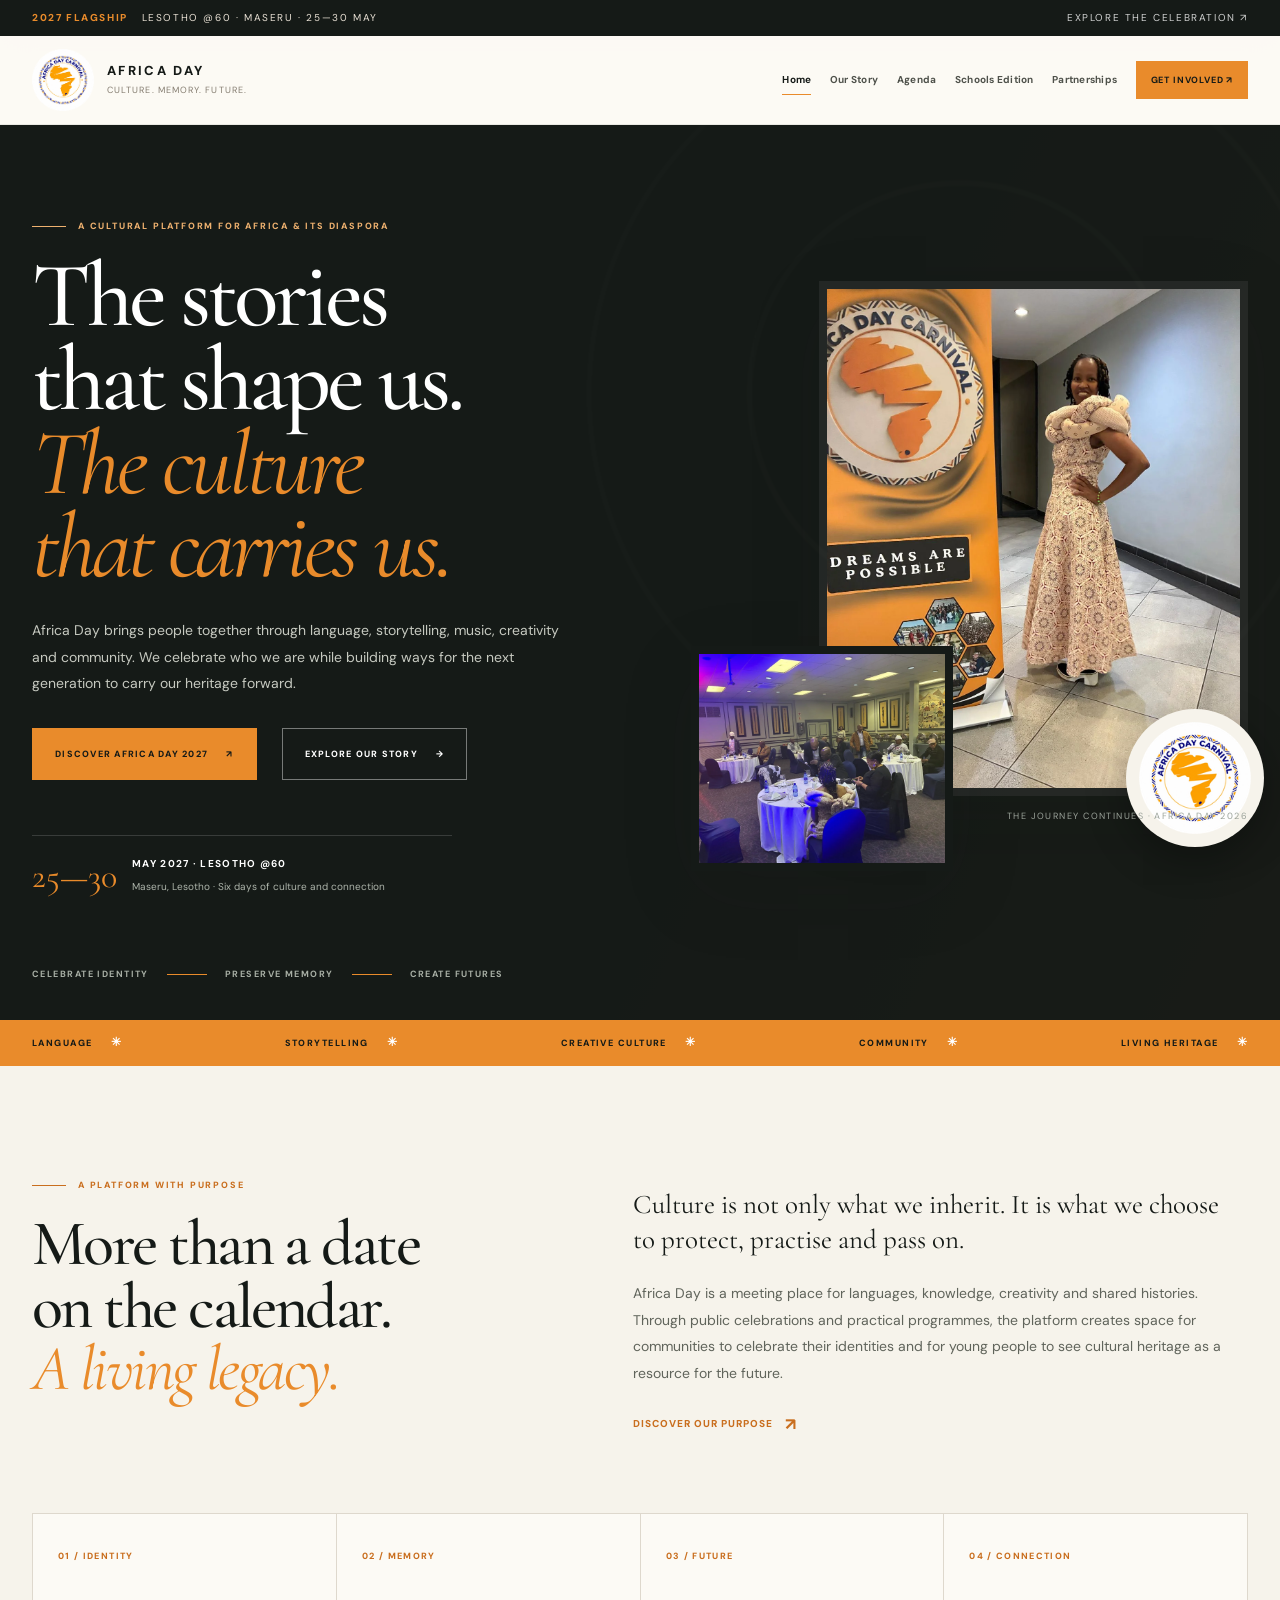
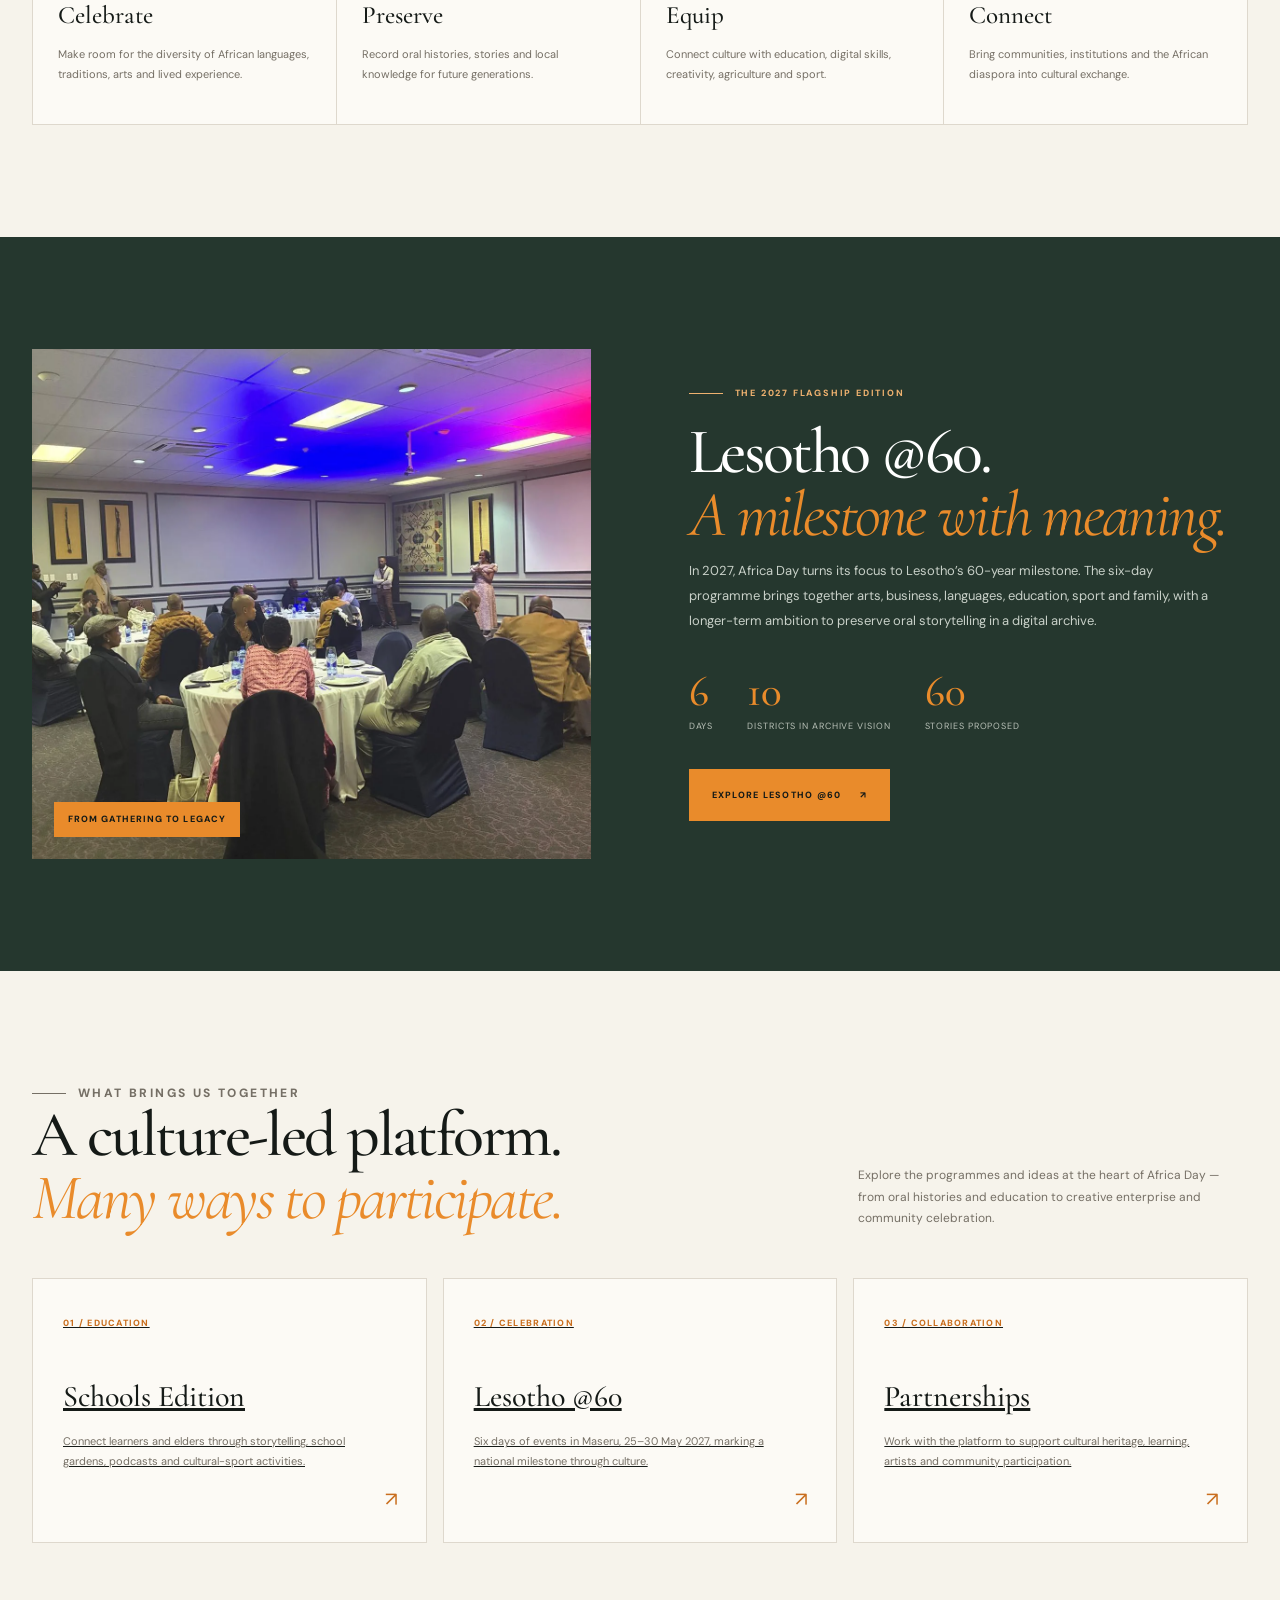
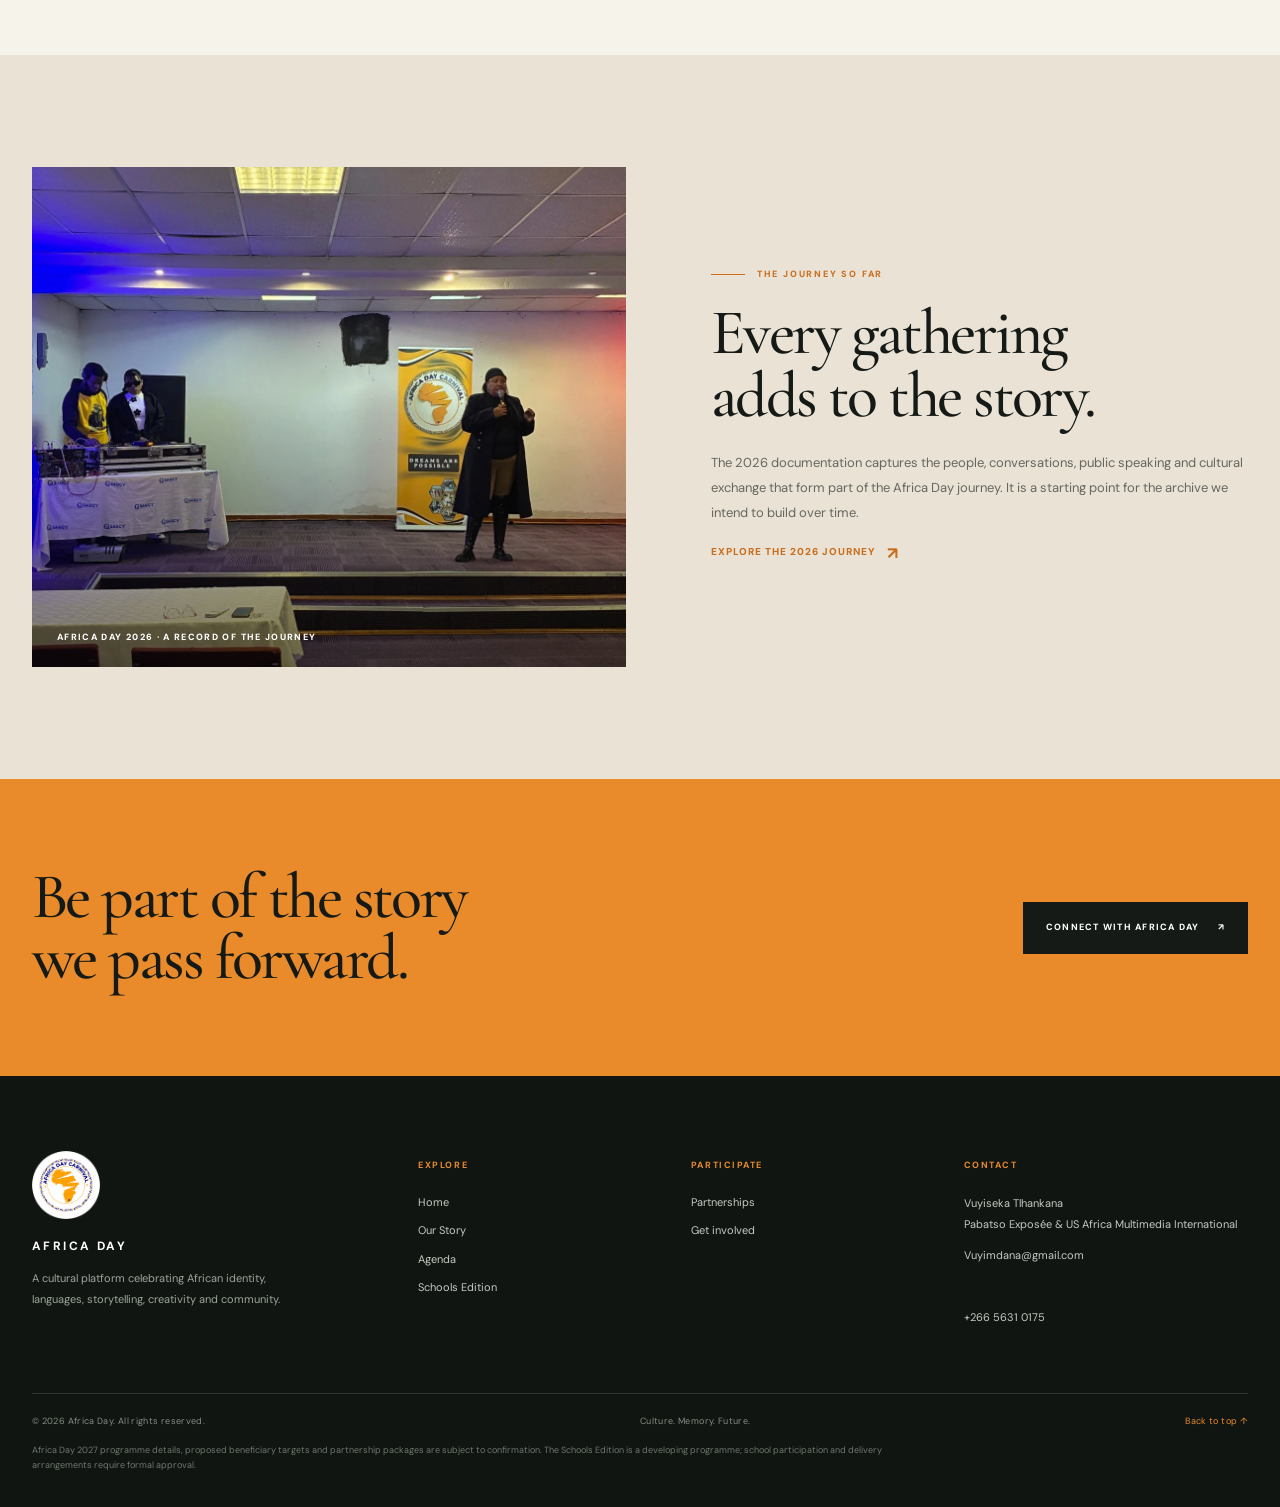
<file: index.html>
<!doctype html>
<html lang="en">
<head>
  <meta charset="utf-8"><meta name="viewport" content="width=device-width, initial-scale=1">
  <meta name="theme-color" content="#151a17"><meta name="description" content="Africa Day is a cultural platform celebrating African identity, languages, storytelling, creativity and community. Discover the Lesotho @60 celebrations, 25–30 May 2027.">
  <meta property="og:type" content="website"><meta property="og:title" content="Africa Day — Culture. Memory. Future."><meta property="og:description" content="A lasting cultural platform for Africa and its diaspora. The 2027 flagship celebration is Lesotho @60 in Maseru."><meta property="og:image" content="assets/images/africa-day-2026-brand-and-curator.webp">
  <title>Africa Day — Culture. Memory. Future.</title><link rel="icon" href="assets/favicon.svg" type="image/svg+xml"><link rel="stylesheet" href="styles.css">
</head>
<body>
<a class="skip-link" href="#main">Skip to content</a>
<div class="announcement"><div class="container announcement-inner"><span><strong>2027 FLAGSHIP</strong> &nbsp; Lesotho @60 · Maseru · 25—30 May</span><a href="agenda.html">Explore the celebration ↗</a></div></div>
<header class="site-header" id="top"><div class="container header-inner">
  <a class="brand" href="index.html" aria-label="Africa Day home"><img src="assets/africa-day-logo.png" alt="Africa Day Carnival official logo"><span class="brand-copy"><strong>AFRICA DAY</strong><small>Culture. Memory. Future.</small></span></a>
  <button class="menu-toggle" type="button" aria-expanded="false" aria-controls="primary-nav" aria-label="Open navigation"><span></span><span></span><span></span></button>
  <nav class="primary-nav" id="primary-nav" aria-label="Main navigation"><a href="index.html">Home</a><a href="our-story.html">Our Story</a><a href="agenda.html">Agenda</a><a href="schools.html">Schools Edition</a><a href="partnerships.html">Partnerships</a><a class="nav-cta" href="get-involved.html">Get involved <span aria-hidden="true">↗</span></a></nav>
</div></header>
<main id="main">
<section class="home-hero"><div class="container home-hero-grid">
  <div class="home-hero-copy" data-reveal><p class="eyebrow light">A cultural platform for Africa & its diaspora</p><h1 class="display">The stories<br>that shape us.<br><em>The culture<br>that carries us.</em></h1><p class="home-hero-intro">Africa Day brings people together through language, storytelling, music, creativity and community. We celebrate who we are while building ways for the next generation to carry our heritage forward.</p><div class="hero-actions"><a class="button primary" href="agenda.html">Discover Africa Day 2027 <span>↗</span></a><a class="button outline" href="our-story.html">Explore our story <span>→</span></a></div><div class="hero-meta"><span class="date">25—30</span><span><strong>May 2027 · Lesotho @60</strong><small>Maseru, Lesotho · Six days of culture and connection</small></span></div></div>
  <div class="hero-collage" data-reveal><div class="hero-photo-main"><img src="assets/images/africa-day-2026-brand-and-curator.webp" alt="Africa Day Carnival banner and participant at the 2026 gathering" fetchpriority="high"></div><div class="hero-photo-small"><img src="assets/images/africa-day-2026-audience-wide.webp" alt="Guests gathered at an Africa Day 2026 session"></div><div class="hero-seal"><img src="assets/africa-day-logo.png" alt="Official Africa Day Carnival logo"></div><div class="hero-caption">The journey continues · Africa Day 2026</div></div>
</div><div class="container hero-bottomline"><span>Celebrate identity</span><i></i><span>Preserve memory</span><i></i><span>Create futures</span></div></section>
<div class="ticker"><div class="container ticker-inner"><span>Language</span><span>Storytelling</span><span>Creative culture</span><span>Community</span><span>Living heritage</span></div></div>
<section class="section"><div class="container">
  <div class="intro-grid"><div><p class="eyebrow">A platform with purpose</p><h2 class="section-title">More than a date<br>on the calendar.<br><em>A living legacy.</em></h2></div><div class="intro-aside"><p class="lead">Culture is not only what we inherit. It is what we choose to protect, practise and pass on.</p><p>Africa Day is a meeting place for languages, knowledge, creativity and shared histories. Through public celebrations and practical programmes, the platform creates space for communities to celebrate their identities and for young people to see cultural heritage as a resource for the future.</p><a class="text-link" href="our-story.html">Discover our purpose <span>↗</span></a></div></div>
  <div class="principles" data-reveal><article class="principle"><span class="num">01 / IDENTITY</span><h3>Celebrate</h3><p>Make room for the diversity of African languages, traditions, arts and lived experience.</p></article><article class="principle"><span class="num">02 / MEMORY</span><h3>Preserve</h3><p>Record oral histories, stories and local knowledge for future generations.</p></article><article class="principle"><span class="num">03 / FUTURE</span><h3>Equip</h3><p>Connect culture with education, digital skills, creativity, agriculture and sport.</p></article><article class="principle"><span class="num">04 / CONNECTION</span><h3>Connect</h3><p>Bring communities, institutions and the African diaspora into cultural exchange.</p></article></div>
</div></section>
<section class="section feature-band"><div class="container feature-grid"><div class="feature-image" data-reveal><img src="assets/images/africa-day-2026-audience-tables.webp" alt="Participants gathered around tables during Africa Day 2026"><span class="image-label">From gathering to legacy</span></div><div class="feature-copy" data-reveal><p class="eyebrow light">The 2027 flagship edition</p><h2 class="section-title">Lesotho @60.<br><em>A milestone with meaning.</em></h2><p>In 2027, Africa Day turns its focus to Lesotho’s 60-year milestone. The six-day programme brings together arts, business, languages, education, sport and family, with a longer-term ambition to preserve oral storytelling in a digital archive.</p><div class="feature-stats"><div><strong>6</strong><span>Days</span></div><div><strong>10</strong><span>Districts in archive vision</span></div><div><strong>60</strong><span>Stories proposed</span></div></div><a class="button primary" href="agenda.html">Explore Lesotho @60 <span>↗</span></a></div></div></section>
<section class="section"><div class="container"><div class="section-head"><div><p class="eyebrow">What brings us together</p><h2 class="section-title">A culture-led platform.<br><em>Many ways to participate.</em></h2></div><p>Explore the programmes and ideas at the heart of Africa Day — from oral histories and education to creative enterprise and community celebration.</p></div><div class="program-card-grid" data-reveal><a class="program-card" href="schools.html"><span class="num">01 / EDUCATION</span><h3>Schools Edition</h3><p>Connect learners and elders through storytelling, school gardens, podcasts and cultural-sport activities.</p><span class="arrow">↗</span></a><a class="program-card" href="agenda.html"><span class="num">02 / CELEBRATION</span><h3>Lesotho @60</h3><p>Six days of events in Maseru, 25–30 May 2027, marking a national milestone through culture.</p><span class="arrow">↗</span></a><a class="program-card" href="partnerships.html"><span class="num">03 / COLLABORATION</span><h3>Partnerships</h3><p>Work with the platform to support cultural heritage, learning, artists and community participation.</p><span class="arrow">↗</span></a></div></div></section>
<section class="section archive-teaser"><div class="container archive-grid"><div class="archive-photo" data-reveal><img src="assets/images/africa-day-2026-stage-speaker.webp" alt="Speaker addressing the Africa Day 2026 gathering"><span class="archive-photo-label">Africa Day 2026 · A record of the journey</span></div><div class="archive-copy" data-reveal><p class="eyebrow">The journey so far</p><h2 class="section-title">Every gathering<br>adds to the story.</h2><p>The 2026 documentation captures the people, conversations, public speaking and cultural exchange that form part of the Africa Day journey. It is a starting point for the archive we intend to build over time.</p><a class="text-link" href="our-story.html#journey-2026">Explore the 2026 journey <span>↗</span></a></div></div></section>
<section class="closing-cta"><div class="container closing-cta-inner"><h2>Be part of the story<br>we pass forward.</h2><a class="button" href="get-involved.html">Connect with Africa Day <span>↗</span></a></div></section>
</main>
<footer class="site-footer"><div class="container"><div class="footer-grid"><div class="footer-brand"><img src="assets/africa-day-logo.png" alt="Africa Day Carnival official logo"><strong>AFRICA DAY</strong><p>A cultural platform celebrating African identity, languages, storytelling, creativity and community.</p></div><div class="footer-col"><h4>Explore</h4><a href="index.html">Home</a><a href="our-story.html">Our Story</a><a href="agenda.html">Agenda</a><a href="schools.html">Schools Edition</a></div><div class="footer-col"><h4>Participate</h4><a href="partnerships.html">Partnerships</a><a href="get-involved.html">Get involved</a></div><div class="footer-col"><h4>Contact</h4><div class="footer-contact">Vuyiseka Tlhankana<br>Pabatso Exposée &amp; US Africa Multimedia International<br><a href="mailto:Vuyimdana@gmail.com">Vuyimdana@gmail.com</a><br><a href="tel:+26656310175">+266 5631 0175</a></div></div></div><div class="footer-bottom"><span>© <span id="current-year">2026</span> Africa Day. All rights reserved.</span><span>Culture. Memory. Future.</span><a href="#top">Back to top ↑</a></div><p class="footer-disclaimer">Africa Day 2027 programme details, proposed beneficiary targets and partnership packages are subject to confirmation. The Schools Edition is a developing programme; school participation and delivery arrangements require formal approval.</p></div></footer>
<script src="script.js" defer></script></body></html>
</file>
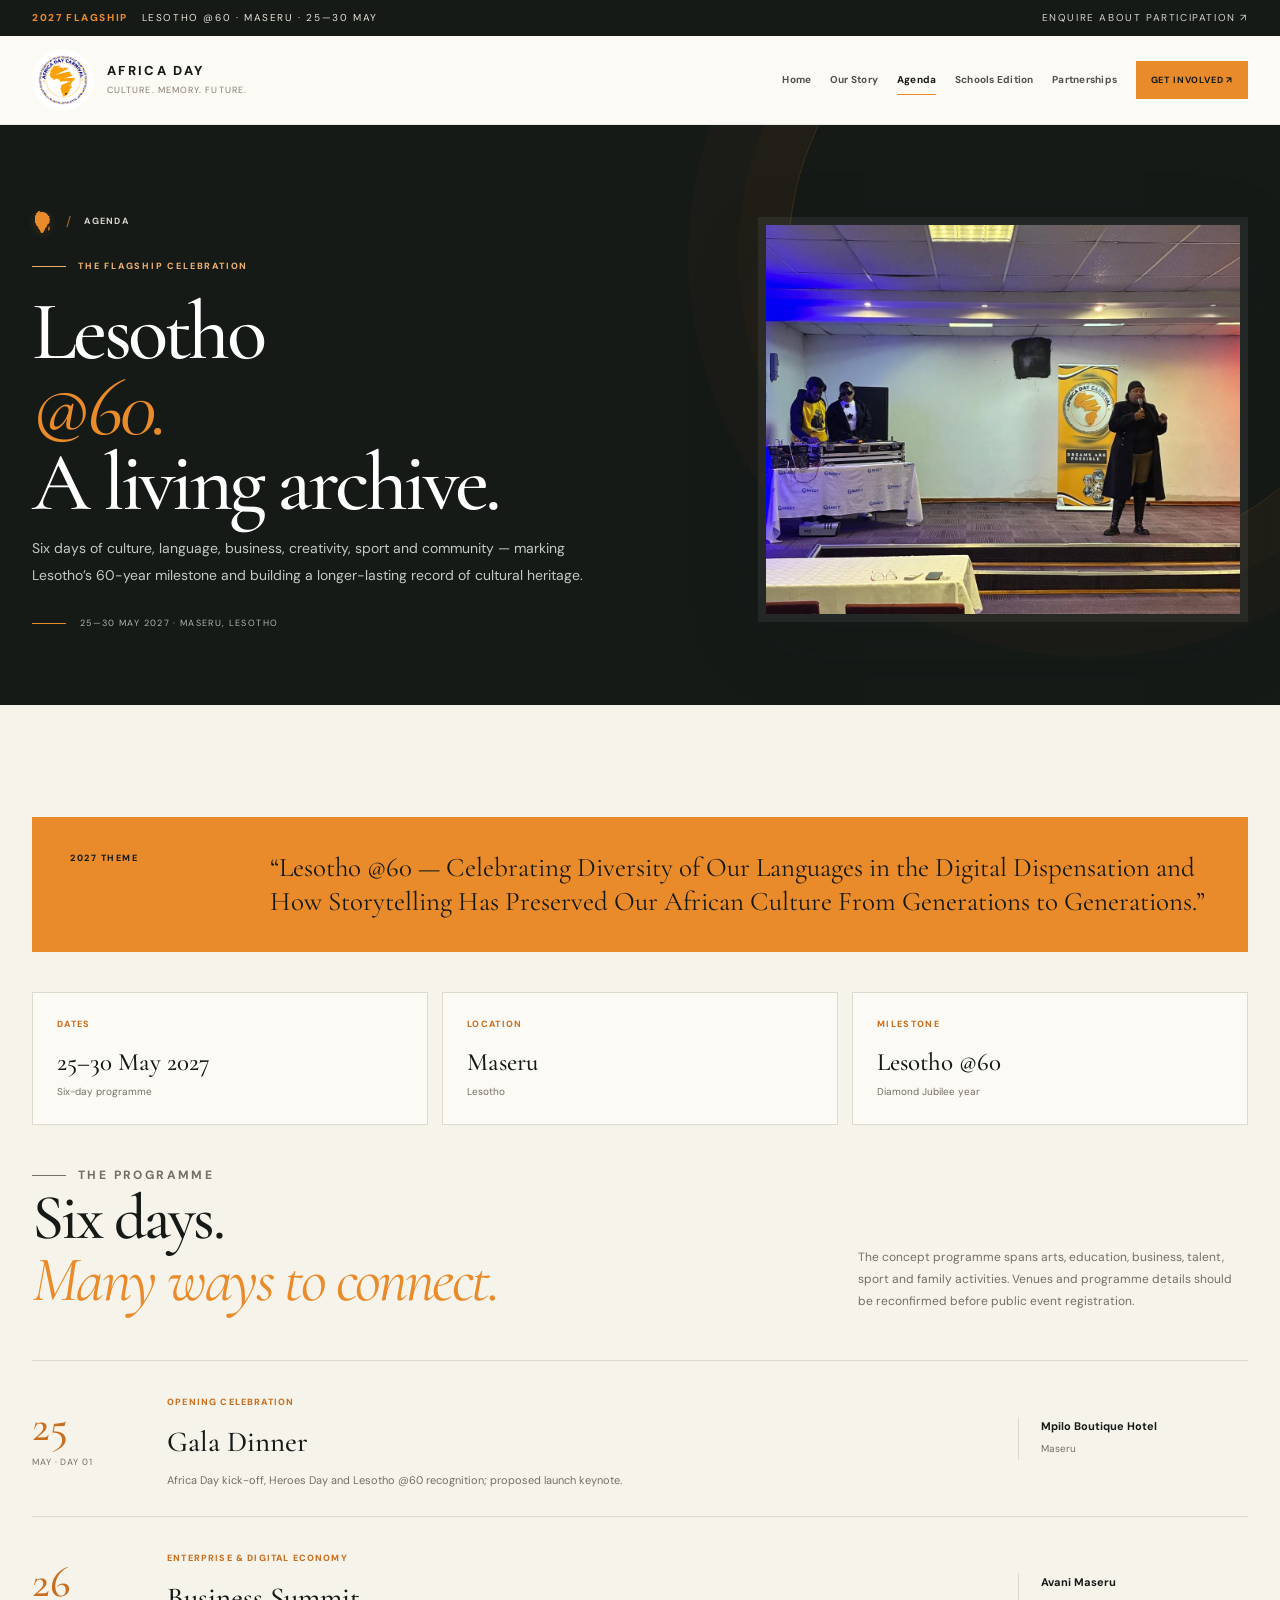
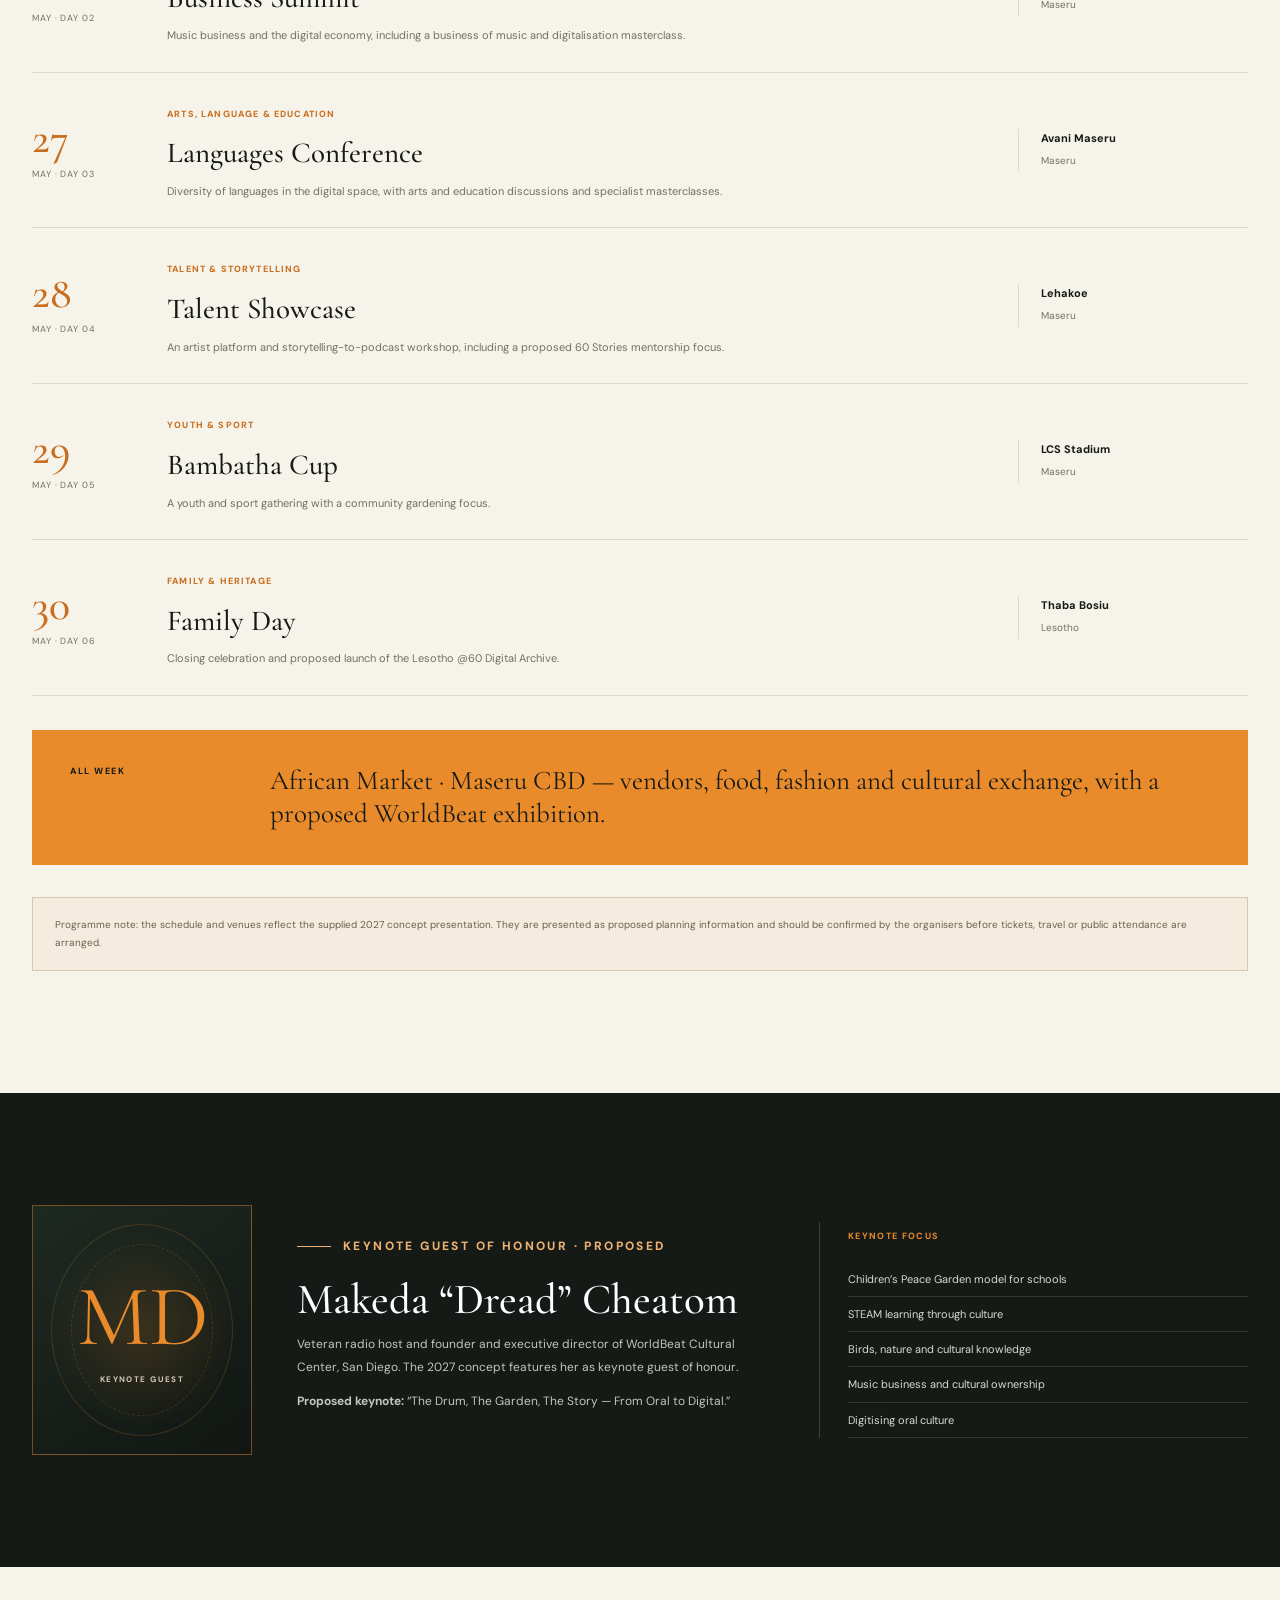
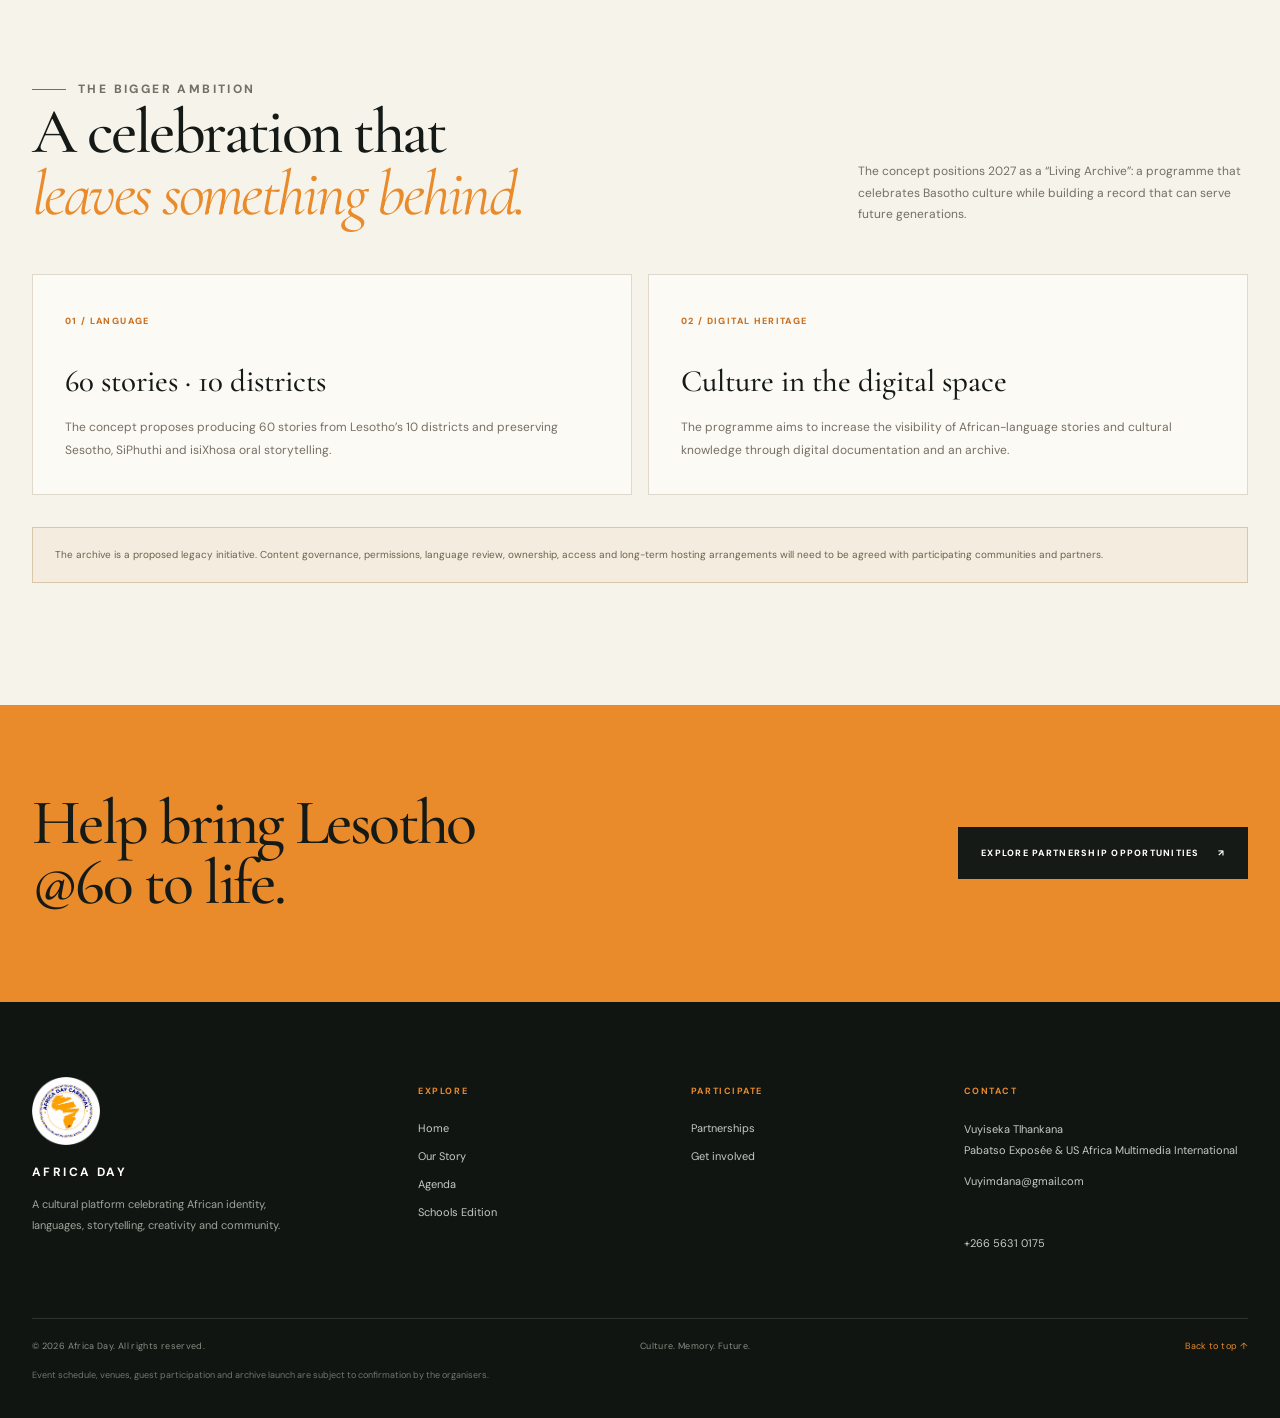
<file: agenda.html>
<!doctype html><html lang="en"><head><meta charset="utf-8"><meta name="viewport" content="width=device-width,initial-scale=1"><meta name="theme-color" content="#151a17"><meta name="description" content="Africa Day Celebrations: Lesotho @60. Six days in Maseru, 25–30 May 2027, celebrating language, storytelling, culture, business, sport and community."><title>Agenda · Lesotho @60 2027 | Africa Day</title><link rel="icon" href="assets/favicon.svg" type="image/svg+xml"><link rel="stylesheet" href="styles.css"></head><body><a class="skip-link" href="#main">Skip to content</a>
<div class="announcement"><div class="container announcement-inner"><span><strong>2027 FLAGSHIP</strong> &nbsp; Lesotho @60 · Maseru · 25—30 May</span><a href="get-involved.html">Enquire about participation ↗</a></div></div><header class="site-header" id="top"><div class="container header-inner"><a class="brand" href="index.html"><img src="assets/africa-day-logo.png" alt="Africa Day Carnival official logo"><span class="brand-copy"><strong>AFRICA DAY</strong><small>Culture. Memory. Future.</small></span></a><button class="menu-toggle" type="button" aria-expanded="false" aria-controls="primary-nav" aria-label="Open navigation"><span></span><span></span><span></span></button><nav class="primary-nav" id="primary-nav" aria-label="Main navigation"><a href="index.html">Home</a><a href="our-story.html">Our Story</a><a href="agenda.html">Agenda</a><a href="schools.html">Schools Edition</a><a href="partnerships.html">Partnerships</a><a class="nav-cta" href="get-involved.html">Get involved <span aria-hidden="true">↗</span></a></nav></div></header>
<main id="main"><section class="page-hero"><div class="container page-hero-grid"><div class="page-hero-copy"><nav class="breadcrumbs" aria-label="Breadcrumb"><a class="crumb-home" href="index.html" aria-label="Africa Day home"><img class="breadcrumb-africa" src="assets/africa-map.svg" alt=""></a><span class="crumb-divider" aria-hidden="true">/</span><span class="crumb-current" aria-current="page">Agenda</span></nav><p class="eyebrow light">The flagship celebration</p><h1 class="display">Lesotho<br><em>@60.</em><br>A living archive.</h1><p>Six days of culture, language, business, creativity, sport and community — marking Lesotho’s 60-year milestone and building a longer-lasting record of cultural heritage.</p><div class="page-hero-note">25—30 May 2027 · Maseru, Lesotho</div></div><div class="page-hero-image"><img src="assets/images/africa-day-2026-stage-speaker.webp" alt="Speaker at an Africa Day event, representing the public celebration platform"></div></div></section>
<section class="section"><div class="container"><div class="theme-box"><span>2027 theme</span><p>“Lesotho @60 — Celebrating Diversity of Our Languages in the Digital Dispensation and How Storytelling Has Preserved Our African Culture From Generations to Generations.”</p></div><div class="event-facts"><div class="event-fact"><small>Dates</small><strong>25–30 May 2027</strong><span>Six-day programme</span></div><div class="event-fact"><small>Location</small><strong>Maseru</strong><span>Lesotho</span></div><div class="event-fact"><small>Milestone</small><strong>Lesotho @60</strong><span>Diamond Jubilee year</span></div></div><div class="section-head"><div><p class="eyebrow">The programme</p><h2 class="section-title">Six days.<br><em>Many ways to connect.</em></h2></div><p>The concept programme spans arts, education, business, talent, sport and family activities. Venues and programme details should be reconfirmed before public event registration.</p></div><div class="schedule">
<article class="schedule-row"><div class="schedule-date"><strong>25</strong><span>May · Day 01</span></div><div class="schedule-main"><small>Opening celebration</small><h3>Gala Dinner</h3><p>Africa Day kick-off, Heroes Day and Lesotho @60 recognition; proposed launch keynote.</p></div><div class="schedule-venue"><strong>Mpilo Boutique Hotel</strong><span>Maseru</span></div></article>
<article class="schedule-row"><div class="schedule-date"><strong>26</strong><span>May · Day 02</span></div><div class="schedule-main"><small>Enterprise & digital economy</small><h3>Business Summit</h3><p>Music business and the digital economy, including a business of music and digitalisation masterclass.</p></div><div class="schedule-venue"><strong>Avani Maseru</strong><span>Maseru</span></div></article>
<article class="schedule-row"><div class="schedule-date"><strong>27</strong><span>May · Day 03</span></div><div class="schedule-main"><small>Arts, language & education</small><h3>Languages Conference</h3><p>Diversity of languages in the digital space, with arts and education discussions and specialist masterclasses.</p></div><div class="schedule-venue"><strong>Avani Maseru</strong><span>Maseru</span></div></article>
<article class="schedule-row"><div class="schedule-date"><strong>28</strong><span>May · Day 04</span></div><div class="schedule-main"><small>Talent & storytelling</small><h3>Talent Showcase</h3><p>An artist platform and storytelling-to-podcast workshop, including a proposed 60 Stories mentorship focus.</p></div><div class="schedule-venue"><strong>Lehakoe</strong><span>Maseru</span></div></article>
<article class="schedule-row"><div class="schedule-date"><strong>29</strong><span>May · Day 05</span></div><div class="schedule-main"><small>Youth & sport</small><h3>Bambatha Cup</h3><p>A youth and sport gathering with a community gardening focus.</p></div><div class="schedule-venue"><strong>LCS Stadium</strong><span>Maseru</span></div></article>
<article class="schedule-row"><div class="schedule-date"><strong>30</strong><span>May · Day 06</span></div><div class="schedule-main"><small>Family & heritage</small><h3>Family Day</h3><p>Closing celebration and proposed launch of the Lesotho @60 Digital Archive.</p></div><div class="schedule-venue"><strong>Thaba Bosiu</strong><span>Lesotho</span></div></article>
</div><div class="theme-box" style="margin-top:34px"><span>All week</span><p>African Market · Maseru CBD — vendors, food, fashion and cultural exchange, with a proposed WorldBeat exhibition.</p></div><p class="notice">Programme note: the schedule and venues reflect the supplied 2027 concept presentation. They are presented as proposed planning information and should be confirmed by the organisers before tickets, travel or public attendance are arranged.</p></div></section>
<section class="section dark-panel"><div class="container guest-feature"><div class="guest-monogram" aria-hidden="true"><span>MD</span><small>Keynote guest</small></div><div class="guest-copy"><p class="eyebrow light">Keynote guest of honour · Proposed</p><h3>Makeda “Dread” Cheatom</h3><p>Veteran radio host and founder and executive director of WorldBeat Cultural Center, San Diego. The 2027 concept features her as keynote guest of honour.</p><p><strong>Proposed keynote:</strong> “The Drum, The Garden, The Story — From Oral to Digital.”</p></div><div class="guest-topics"><strong>Keynote focus</strong><ul><li>Children’s Peace Garden model for schools</li><li>STEAM learning through culture</li><li>Birds, nature and cultural knowledge</li><li>Music business and cultural ownership</li><li>Digitising oral culture</li></ul></div></div></section>
<section class="section"><div class="container"><div class="section-head"><div><p class="eyebrow">The bigger ambition</p><h2 class="section-title">A celebration that<br><em>leaves something behind.</em></h2></div><p>The concept positions 2027 as a “Living Archive”: a programme that celebrates Basotho culture while building a record that can serve future generations.</p></div><div class="cards-2"><article class="editorial-card"><span class="index">01 / LANGUAGE</span><h3>60 stories · 10 districts</h3><p>The concept proposes producing 60 stories from Lesotho’s 10 districts and preserving Sesotho, SiPhuthi and isiXhosa oral storytelling.</p></article><article class="editorial-card"><span class="index">02 / DIGITAL HERITAGE</span><h3>Culture in the digital space</h3><p>The programme aims to increase the visibility of African-language stories and cultural knowledge through digital documentation and an archive.</p></article></div><p class="notice">The archive is a proposed legacy initiative. Content governance, permissions, language review, ownership, access and long-term hosting arrangements will need to be agreed with participating communities and partners.</p></div></section>
<section class="closing-cta"><div class="container closing-cta-inner"><h2>Help bring Lesotho<br>@60 to life.</h2><a class="button" href="partnerships.html">Explore partnership opportunities <span>↗</span></a></div></section></main>
<footer class="site-footer"><div class="container"><div class="footer-grid"><div class="footer-brand"><img src="assets/africa-day-logo.png" alt="Africa Day Carnival official logo"><strong>AFRICA DAY</strong><p>A cultural platform celebrating African identity, languages, storytelling, creativity and community.</p></div><div class="footer-col"><h4>Explore</h4><a href="index.html">Home</a><a href="our-story.html">Our Story</a><a href="agenda.html">Agenda</a><a href="schools.html">Schools Edition</a></div><div class="footer-col"><h4>Participate</h4><a href="partnerships.html">Partnerships</a><a href="get-involved.html">Get involved</a></div><div class="footer-col"><h4>Contact</h4><div class="footer-contact">Vuyiseka Tlhankana<br>Pabatso Exposée &amp; US Africa Multimedia International<br><a href="mailto:Vuyimdana@gmail.com">Vuyimdana@gmail.com</a><br><a href="tel:+26656310175">+266 5631 0175</a></div></div></div><div class="footer-bottom"><span>© <span id="current-year">2026</span> Africa Day. All rights reserved.</span><span>Culture. Memory. Future.</span><a href="#top">Back to top ↑</a></div><p class="footer-disclaimer">Event schedule, venues, guest participation and archive launch are subject to confirmation by the organisers.</p></div></footer><script src="script.js" defer></script></body></html>
</file>
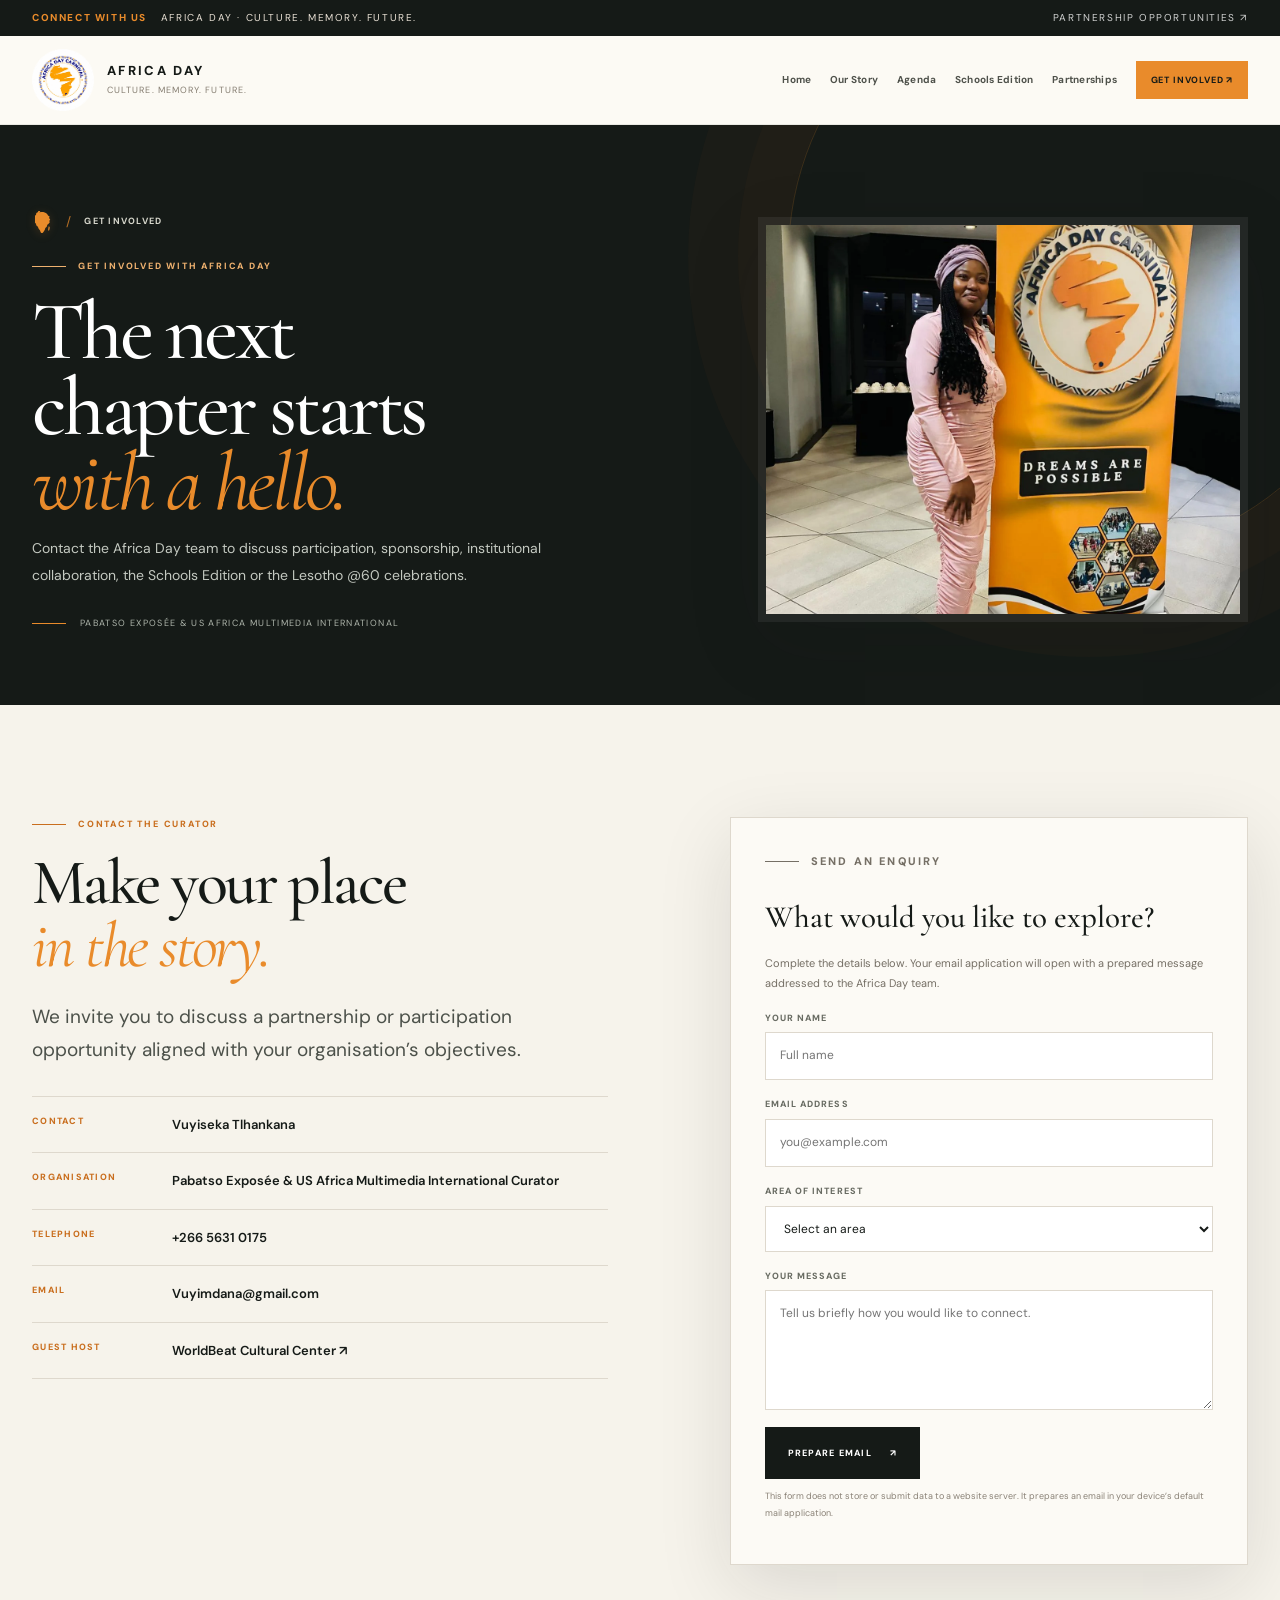
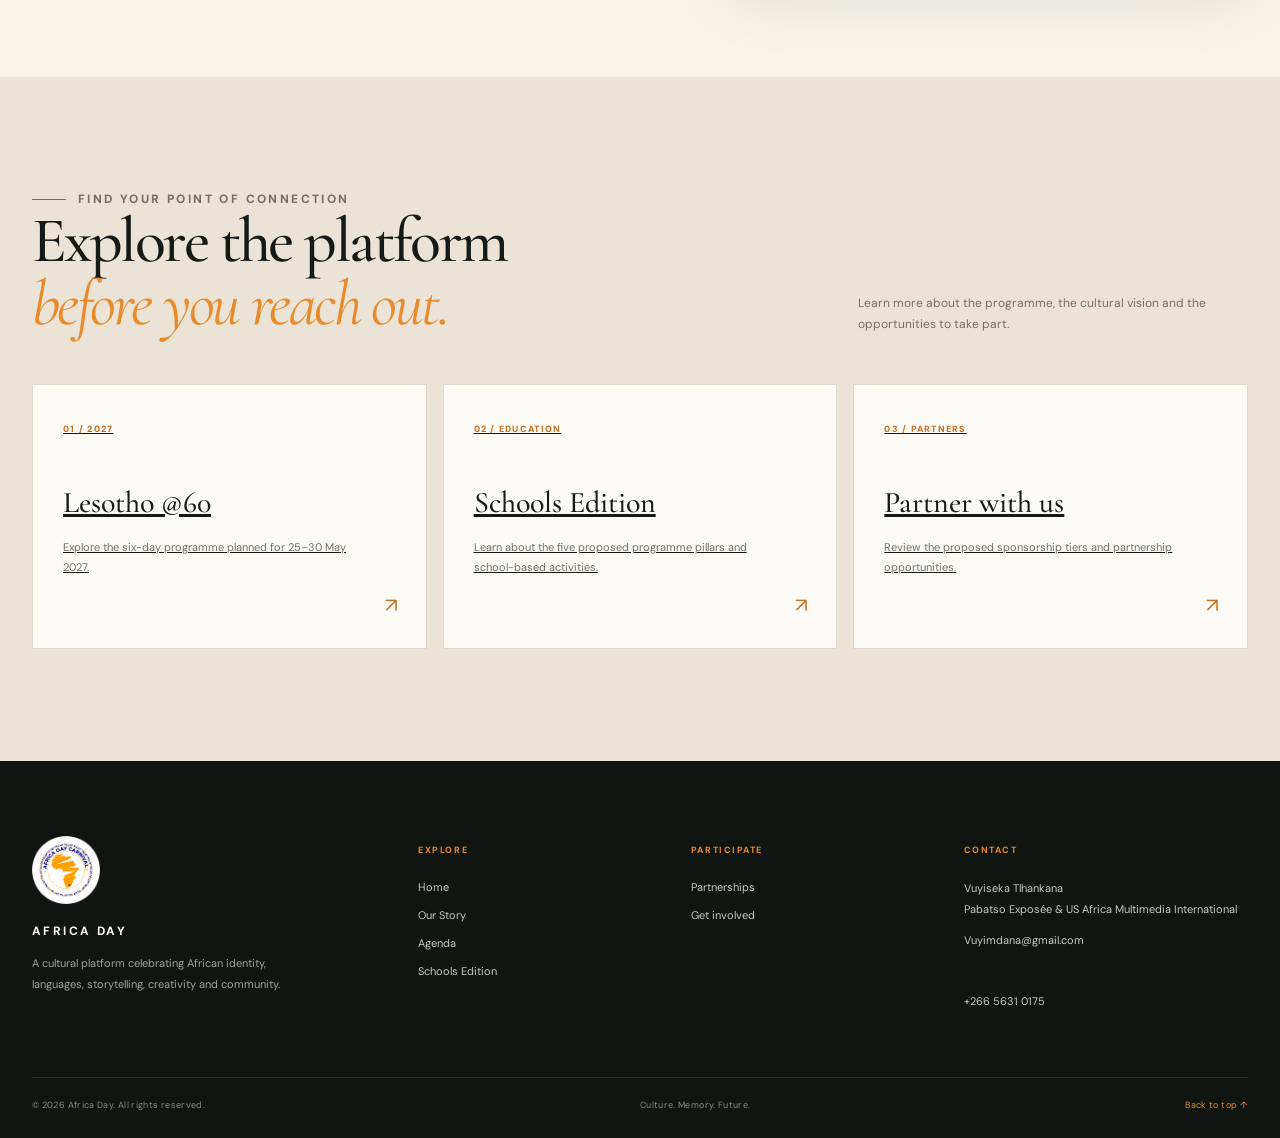
<file: get-involved.html>
<!doctype html><html lang="en"><head><meta charset="utf-8"><meta name="viewport" content="width=device-width,initial-scale=1"><meta name="theme-color" content="#151a17"><meta name="description" content="Contact Africa Day about Lesotho @60, the Schools Edition, sponsorship, partnerships and participation."><title>Get involved | Africa Day</title><link rel="icon" href="assets/favicon.svg" type="image/svg+xml"><link rel="stylesheet" href="styles.css"></head><body><a class="skip-link" href="#main">Skip to content</a>
<div class="announcement"><div class="container announcement-inner"><span><strong>CONNECT WITH US</strong> &nbsp; Africa Day · Culture. Memory. Future.</span><a href="partnerships.html">Partnership opportunities ↗</a></div></div><header class="site-header" id="top"><div class="container header-inner"><a class="brand" href="index.html"><img src="assets/africa-day-logo.png" alt="Africa Day Carnival official logo"><span class="brand-copy"><strong>AFRICA DAY</strong><small>Culture. Memory. Future.</small></span></a><button class="menu-toggle" type="button" aria-expanded="false" aria-controls="primary-nav" aria-label="Open navigation"><span></span><span></span><span></span></button><nav class="primary-nav" id="primary-nav" aria-label="Main navigation"><a href="index.html">Home</a><a href="our-story.html">Our Story</a><a href="agenda.html">Agenda</a><a href="schools.html">Schools Edition</a><a href="partnerships.html">Partnerships</a><a class="nav-cta" href="get-involved.html">Get involved <span aria-hidden="true">↗</span></a></nav></div></header>
<main id="main"><section class="page-hero"><div class="container page-hero-grid"><div class="page-hero-copy"><nav class="breadcrumbs" aria-label="Breadcrumb"><a class="crumb-home" href="index.html" aria-label="Africa Day home"><img class="breadcrumb-africa" src="assets/africa-map.svg" alt=""></a><span class="crumb-divider" aria-hidden="true">/</span><span class="crumb-current" aria-current="page">Get involved</span></nav><p class="eyebrow light">Get involved with Africa Day</p><h1 class="display">The next<br>chapter starts<br><em>with a hello.</em></h1><p>Contact the Africa Day team to discuss participation, sponsorship, institutional collaboration, the Schools Edition or the Lesotho @60 celebrations.</p><div class="page-hero-note">Pabatso Exposée & US Africa Multimedia International</div></div><div class="page-hero-image"><img src="assets/images/africa-day-2026-brand-portrait.webp" alt="Africa Day Carnival banner at the 2026 gathering"></div></div></section>
<section class="section" id="enquiry"><div class="container contact-grid"><div><p class="eyebrow">Contact the curator</p><h2 class="section-title">Make your place<br><em>in the story.</em></h2><p class="lead" style="margin-top:24px">We invite you to discuss a partnership or participation opportunity aligned with your organisation’s objectives.</p><div class="contact-details"><div class="contact-line"><small>Contact</small><strong>Vuyiseka Tlhankana</strong></div><div class="contact-line"><small>Organisation</small><strong>Pabatso Exposée & US Africa Multimedia International Curator</strong></div><div class="contact-line"><small>Telephone</small><a href="tel:+26656310175">+266 5631 0175</a></div><div class="contact-line"><small>Email</small><a href="mailto:Vuyimdana@gmail.com">Vuyimdana@gmail.com</a></div><div class="contact-line"><small>Guest host</small><a href="http://www.worldbeatcenter.org" target="_blank" rel="noopener">WorldBeat Cultural Center ↗</a></div></div></div>
<div class="contact-card"><p class="eyebrow">Send an enquiry</p><h3>What would you like to explore?</h3><p>Complete the details below. Your email application will open with a prepared message addressed to the Africa Day team.</p><form id="contact-form"><div class="field"><label for="name">Your name</label><input id="name" name="name" autocomplete="name" required placeholder="Full name"></div><div class="field"><label for="email">Email address</label><input id="email" name="email" type="email" autocomplete="email" required placeholder="you@example.com"></div><div class="field"><label for="interest">Area of interest</label><select id="interest" name="interest" required><option value="">Select an area</option><option>Lesotho @60 · 2027 celebrations</option><option>Schools Edition</option><option>Sponsorship or partnership</option><option>Media and cultural collaboration</option><option>General enquiry</option></select></div><div class="field"><label for="message">Your message</label><textarea id="message" name="message" required placeholder="Tell us briefly how you would like to connect."></textarea></div><button class="button dark" type="submit">Prepare email <span>↗</span></button><p class="form-note">This form does not store or submit data to a website server. It prepares an email in your device’s default mail application.</p><p id="form-status" class="form-note" role="status" aria-live="polite"></p></form></div></div></section>
<section class="section" style="background:#eae3d6"><div class="container"><div class="section-head"><div><p class="eyebrow">Find your point of connection</p><h2 class="section-title">Explore the platform<br><em>before you reach out.</em></h2></div><p>Learn more about the programme, the cultural vision and the opportunities to take part.</p></div><div class="program-card-grid"><a class="program-card" href="agenda.html"><span class="num">01 / 2027</span><h3>Lesotho @60</h3><p>Explore the six-day programme planned for 25–30 May 2027.</p><span class="arrow">↗</span></a><a class="program-card" href="schools.html"><span class="num">02 / EDUCATION</span><h3>Schools Edition</h3><p>Learn about the five proposed programme pillars and school-based activities.</p><span class="arrow">↗</span></a><a class="program-card" href="partnerships.html"><span class="num">03 / PARTNERS</span><h3>Partner with us</h3><p>Review the proposed sponsorship tiers and partnership opportunities.</p><span class="arrow">↗</span></a></div></div></section></main>
<footer class="site-footer"><div class="container"><div class="footer-grid"><div class="footer-brand"><img src="assets/africa-day-logo.png" alt="Africa Day Carnival official logo"><strong>AFRICA DAY</strong><p>A cultural platform celebrating African identity, languages, storytelling, creativity and community.</p></div><div class="footer-col"><h4>Explore</h4><a href="index.html">Home</a><a href="our-story.html">Our Story</a><a href="agenda.html">Agenda</a><a href="schools.html">Schools Edition</a></div><div class="footer-col"><h4>Participate</h4><a href="partnerships.html">Partnerships</a><a href="get-involved.html">Get involved</a></div><div class="footer-col"><h4>Contact</h4><div class="footer-contact">Vuyiseka Tlhankana<br>Pabatso Exposée &amp; US Africa Multimedia International<br><a href="mailto:Vuyimdana@gmail.com">Vuyimdana@gmail.com</a><br><a href="tel:+26656310175">+266 5631 0175</a></div></div></div><div class="footer-bottom"><span>© <span id="current-year">2026</span> Africa Day. All rights reserved.</span><span>Culture. Memory. Future.</span><a href="#top">Back to top ↑</a></div></div></footer><script src="script.js" defer></script></body></html>
</file>
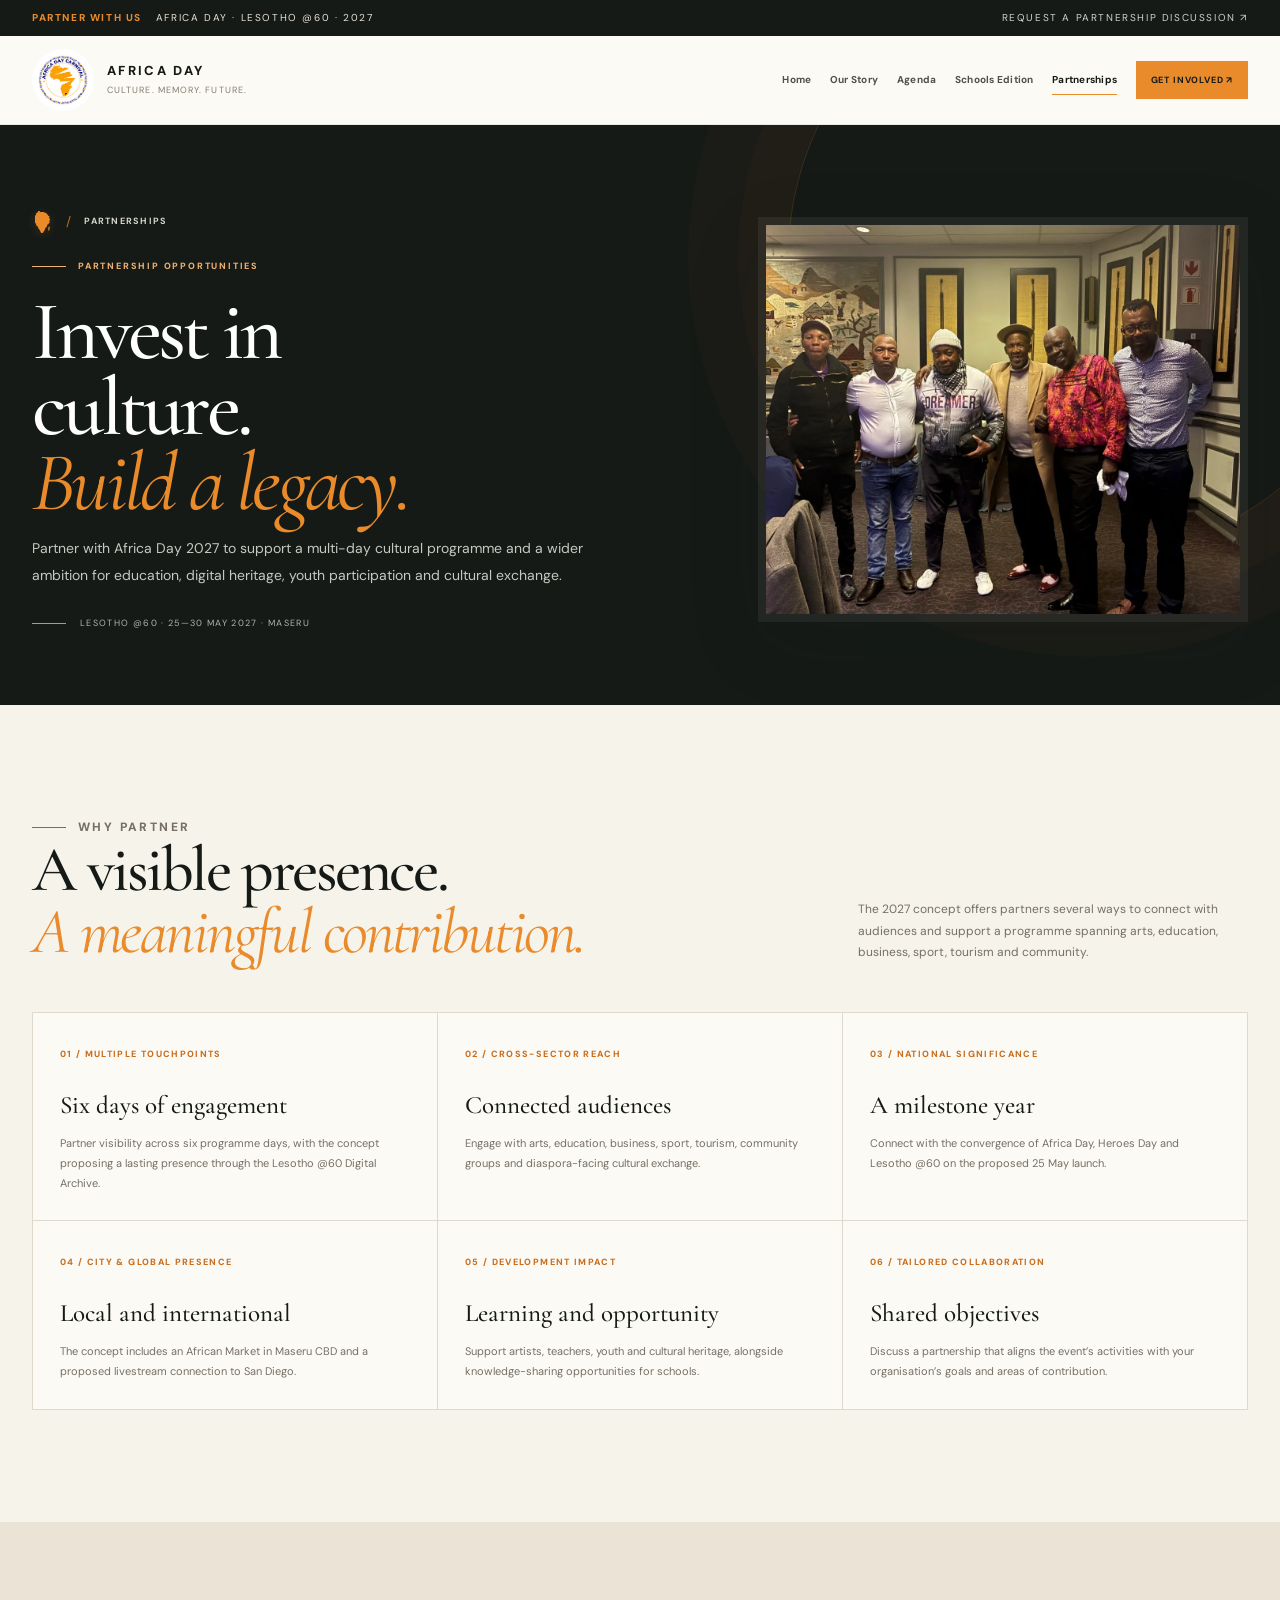
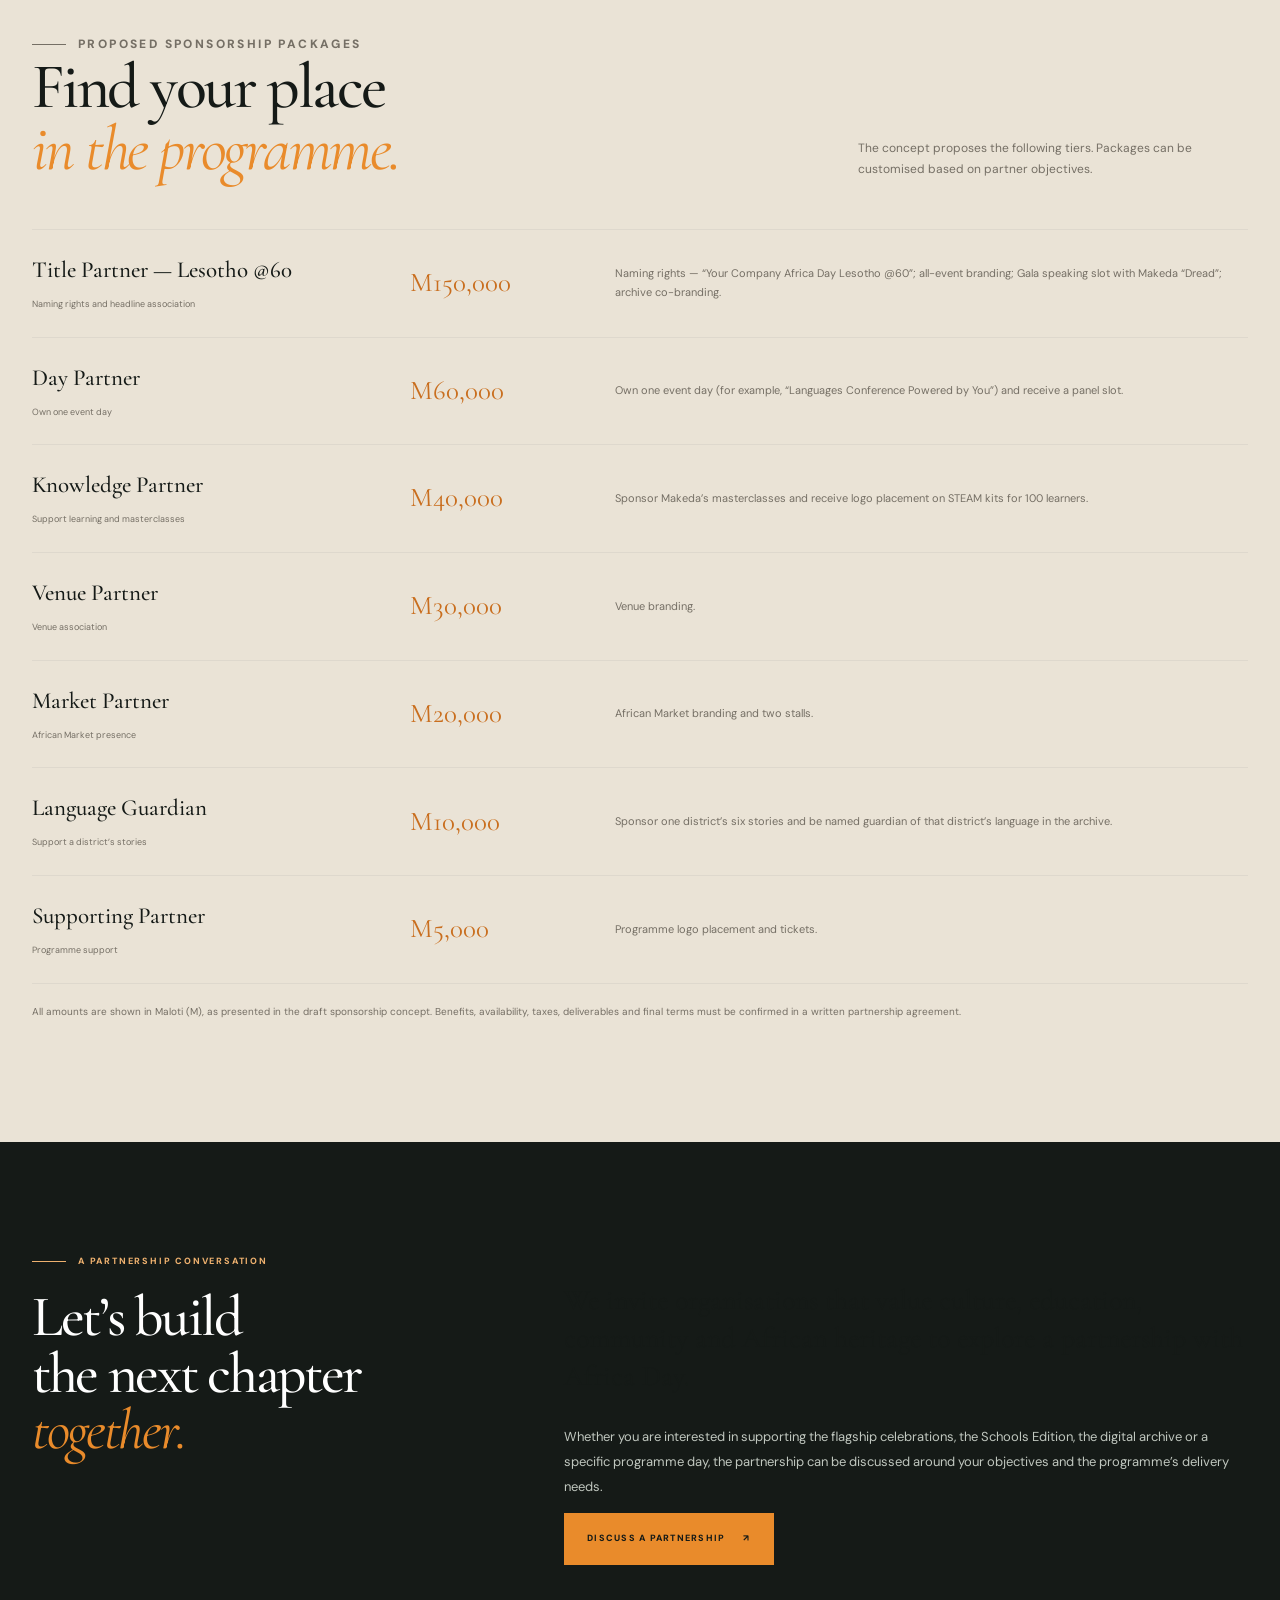
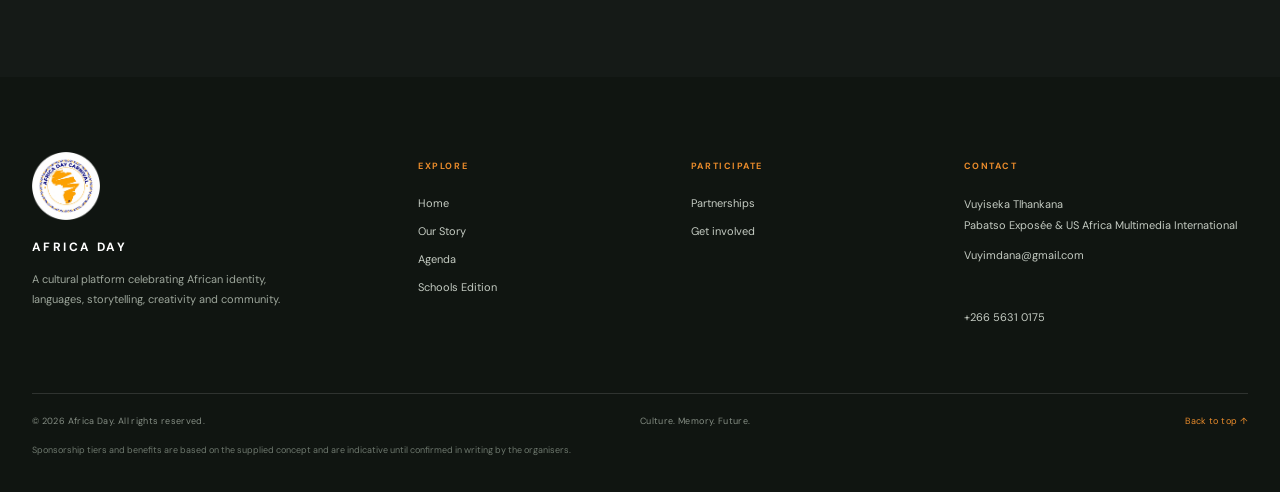
<file: partnerships.html>
<!doctype html><html lang="en"><head><meta charset="utf-8"><meta name="viewport" content="width=device-width,initial-scale=1"><meta name="theme-color" content="#151a17"><meta name="description" content="Explore sponsorship and partnership opportunities for Africa Day Lesotho @60, 25–30 May 2027."><title>Partnerships & Sponsorship | Africa Day</title><link rel="icon" href="assets/favicon.svg" type="image/svg+xml"><link rel="stylesheet" href="styles.css"></head><body><a class="skip-link" href="#main">Skip to content</a>
<div class="announcement"><div class="container announcement-inner"><span><strong>PARTNER WITH US</strong> &nbsp; Africa Day · Lesotho @60 · 2027</span><a href="get-involved.html">Request a partnership discussion ↗</a></div></div><header class="site-header" id="top"><div class="container header-inner"><a class="brand" href="index.html"><img src="assets/africa-day-logo.png" alt="Africa Day Carnival official logo"><span class="brand-copy"><strong>AFRICA DAY</strong><small>Culture. Memory. Future.</small></span></a><button class="menu-toggle" type="button" aria-expanded="false" aria-controls="primary-nav" aria-label="Open navigation"><span></span><span></span><span></span></button><nav class="primary-nav" id="primary-nav" aria-label="Main navigation"><a href="index.html">Home</a><a href="our-story.html">Our Story</a><a href="agenda.html">Agenda</a><a href="schools.html">Schools Edition</a><a href="partnerships.html">Partnerships</a><a class="nav-cta" href="get-involved.html">Get involved <span aria-hidden="true">↗</span></a></nav></div></header>
<main id="main"><section class="page-hero"><div class="container page-hero-grid"><div class="page-hero-copy"><nav class="breadcrumbs" aria-label="Breadcrumb"><a class="crumb-home" href="index.html" aria-label="Africa Day home"><img class="breadcrumb-africa" src="assets/africa-map.svg" alt=""></a><span class="crumb-divider" aria-hidden="true">/</span><span class="crumb-current" aria-current="page">Partnerships</span></nav><p class="eyebrow light">Partnership opportunities</p><h1 class="display">Invest in<br>culture.<br><em>Build a legacy.</em></h1><p>Partner with Africa Day 2027 to support a multi-day cultural programme and a wider ambition for education, digital heritage, youth participation and cultural exchange.</p><div class="page-hero-note">Lesotho @60 · 25—30 May 2027 · Maseru</div></div><div class="page-hero-image"><img src="assets/images/africa-day-2026-community-group.webp" alt="Participants gathered at an Africa Day event"></div></div></section>
<section class="section"><div class="container"><div class="section-head"><div><p class="eyebrow">Why partner</p><h2 class="section-title">A visible presence.<br><em>A meaningful contribution.</em></h2></div><p>The 2027 concept offers partners several ways to connect with audiences and support a programme spanning arts, education, business, sport, tourism and community.</p></div><div class="partner-benefits" data-reveal><article class="benefit"><small>01 / MULTIPLE TOUCHPOINTS</small><h3>Six days of engagement</h3><p>Partner visibility across six programme days, with the concept proposing a lasting presence through the Lesotho @60 Digital Archive.</p></article><article class="benefit"><small>02 / CROSS-SECTOR REACH</small><h3>Connected audiences</h3><p>Engage with arts, education, business, sport, tourism, community groups and diaspora-facing cultural exchange.</p></article><article class="benefit"><small>03 / NATIONAL SIGNIFICANCE</small><h3>A milestone year</h3><p>Connect with the convergence of Africa Day, Heroes Day and Lesotho @60 on the proposed 25 May launch.</p></article><article class="benefit"><small>04 / CITY & GLOBAL PRESENCE</small><h3>Local and international</h3><p>The concept includes an African Market in Maseru CBD and a proposed livestream connection to San Diego.</p></article><article class="benefit"><small>05 / DEVELOPMENT IMPACT</small><h3>Learning and opportunity</h3><p>Support artists, teachers, youth and cultural heritage, alongside knowledge-sharing opportunities for schools.</p></article><article class="benefit"><small>06 / TAILORED COLLABORATION</small><h3>Shared objectives</h3><p>Discuss a partnership that aligns the event’s activities with your organisation’s goals and areas of contribution.</p></article></div></div></section>
<section class="section" style="background:#eae3d6"><div class="container"><div class="section-head"><div><p class="eyebrow">Proposed sponsorship packages</p><h2 class="section-title">Find your place<br><em>in the programme.</em></h2></div><p>The concept proposes the following tiers. Packages can be customised based on partner objectives.</p></div><div class="sponsor-list" data-reveal>
<div class="sponsor-row"><div class="sponsor-tier"><strong>Title Partner — Lesotho @60</strong><small>Naming rights and headline association</small></div><div class="sponsor-price">M150,000</div><p>Naming rights — “Your Company Africa Day Lesotho @60”; all-event branding; Gala speaking slot with Makeda “Dread”; archive co-branding.</p></div>
<div class="sponsor-row"><div class="sponsor-tier"><strong>Day Partner</strong><small>Own one event day</small></div><div class="sponsor-price">M60,000</div><p>Own one event day (for example, “Languages Conference Powered by You”) and receive a panel slot.</p></div>
<div class="sponsor-row"><div class="sponsor-tier"><strong>Knowledge Partner</strong><small>Support learning and masterclasses</small></div><div class="sponsor-price">M40,000</div><p>Sponsor Makeda’s masterclasses and receive logo placement on STEAM kits for 100 learners.</p></div>
<div class="sponsor-row"><div class="sponsor-tier"><strong>Venue Partner</strong><small>Venue association</small></div><div class="sponsor-price">M30,000</div><p>Venue branding.</p></div>
<div class="sponsor-row"><div class="sponsor-tier"><strong>Market Partner</strong><small>African Market presence</small></div><div class="sponsor-price">M20,000</div><p>African Market branding and two stalls.</p></div>
<div class="sponsor-row"><div class="sponsor-tier"><strong>Language Guardian</strong><small>Support a district’s stories</small></div><div class="sponsor-price">M10,000</div><p>Sponsor one district’s six stories and be named guardian of that district’s language in the archive.</p></div>
<div class="sponsor-row"><div class="sponsor-tier"><strong>Supporting Partner</strong><small>Programme support</small></div><div class="sponsor-price">M5,000</div><p>Programme logo placement and tickets.</p></div>
</div><p class="partner-note">All amounts are shown in Maloti (M), as presented in the draft sponsorship concept. Benefits, availability, taxes, deliverables and final terms must be confirmed in a written partnership agreement.</p></div></section>
<section class="section dark-panel"><div class="container split-section"><aside class="split-aside"><p class="eyebrow light">A partnership conversation</p><h2 class="section-title">Let’s build<br>the next chapter<br><em>together.</em></h2></aside><div class="split-content"><p class="lead">We invite organisations that value culture, education, community and African heritage to explore a partnership with Africa Day.</p><p>Whether you are interested in supporting the flagship celebrations, the Schools Edition, the digital archive or a specific programme day, the partnership can be discussed around your objectives and the programme’s delivery needs.</p><a class="button primary" href="get-involved.html#enquiry">Discuss a partnership <span>↗</span></a></div></div></section></main>
<footer class="site-footer"><div class="container"><div class="footer-grid"><div class="footer-brand"><img src="assets/africa-day-logo.png" alt="Africa Day Carnival official logo"><strong>AFRICA DAY</strong><p>A cultural platform celebrating African identity, languages, storytelling, creativity and community.</p></div><div class="footer-col"><h4>Explore</h4><a href="index.html">Home</a><a href="our-story.html">Our Story</a><a href="agenda.html">Agenda</a><a href="schools.html">Schools Edition</a></div><div class="footer-col"><h4>Participate</h4><a href="partnerships.html">Partnerships</a><a href="get-involved.html">Get involved</a></div><div class="footer-col"><h4>Contact</h4><div class="footer-contact">Vuyiseka Tlhankana<br>Pabatso Exposée &amp; US Africa Multimedia International<br><a href="mailto:Vuyimdana@gmail.com">Vuyimdana@gmail.com</a><br><a href="tel:+26656310175">+266 5631 0175</a></div></div></div><div class="footer-bottom"><span>© <span id="current-year">2026</span> Africa Day. All rights reserved.</span><span>Culture. Memory. Future.</span><a href="#top">Back to top ↑</a></div><p class="footer-disclaimer">Sponsorship tiers and benefits are based on the supplied concept and are indicative until confirmed in writing by the organisers.</p></div></footer><script src="script.js" defer></script></body></html>
</file>
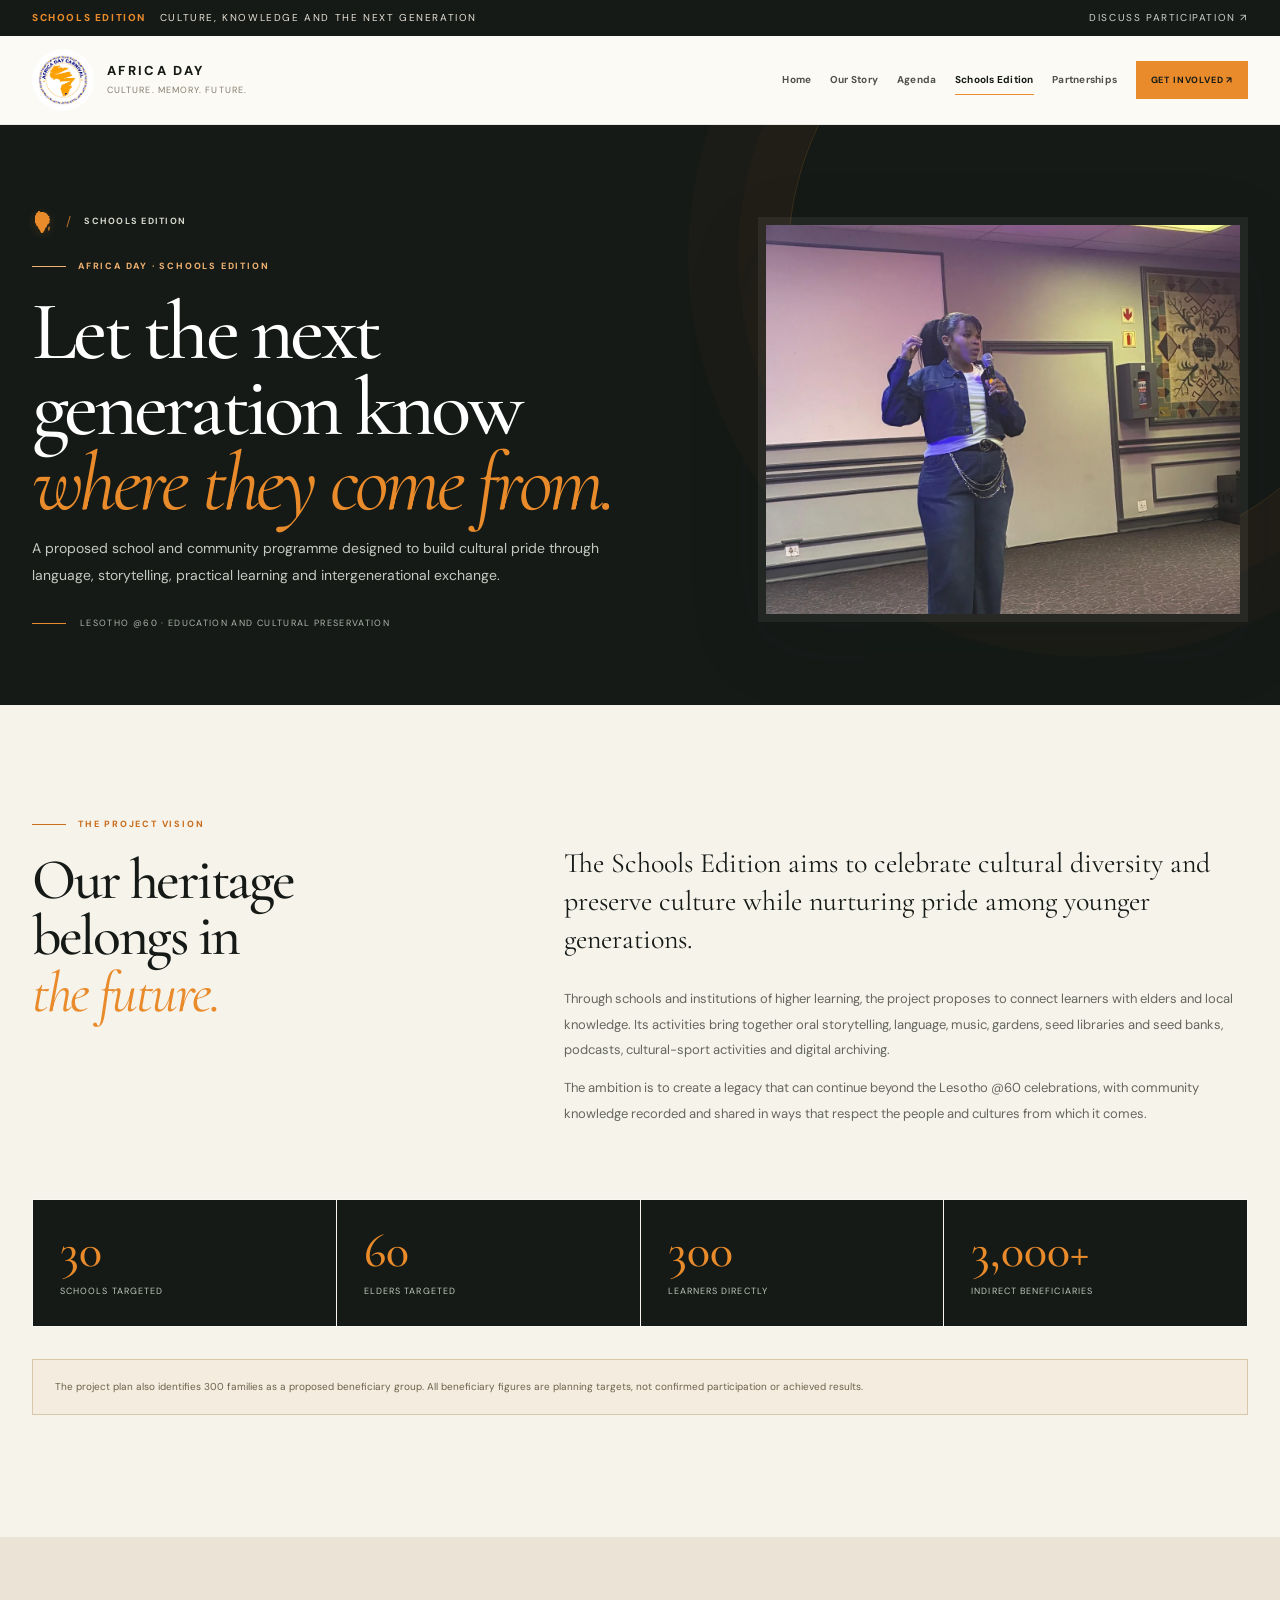
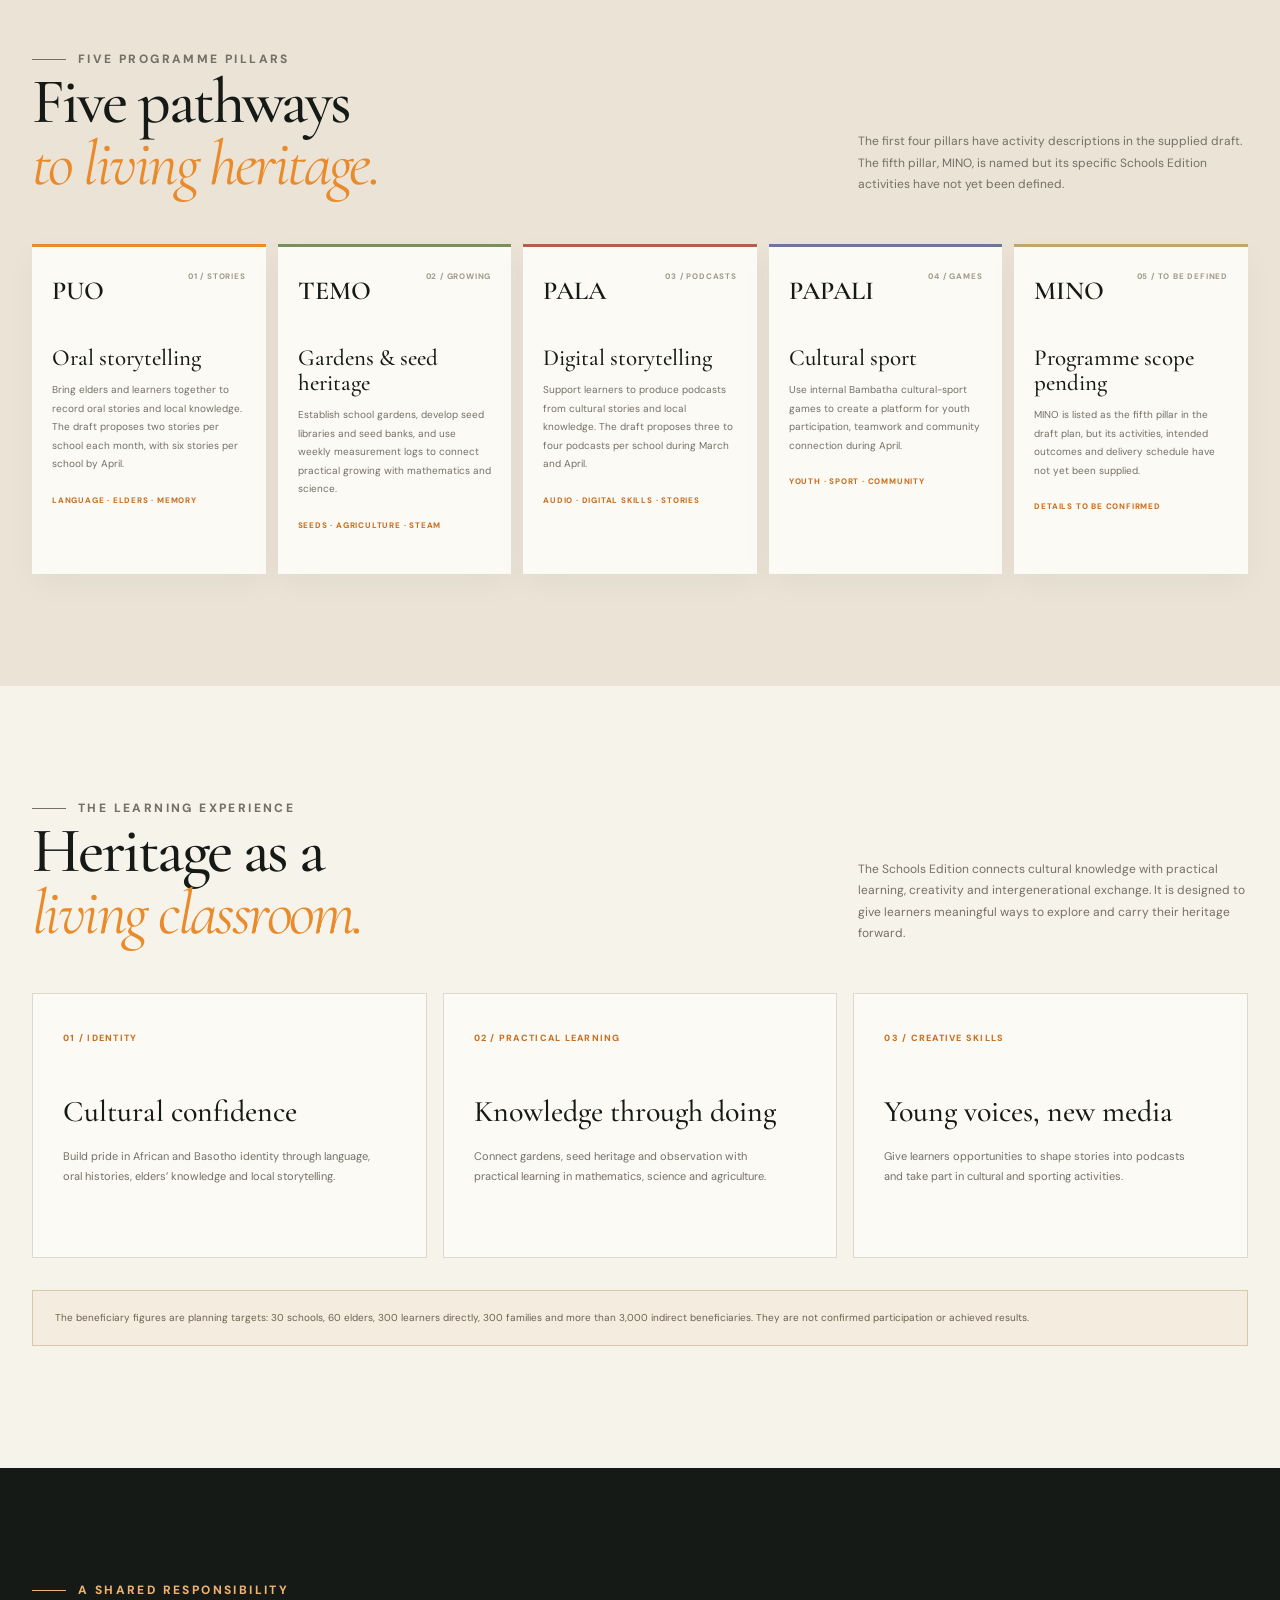
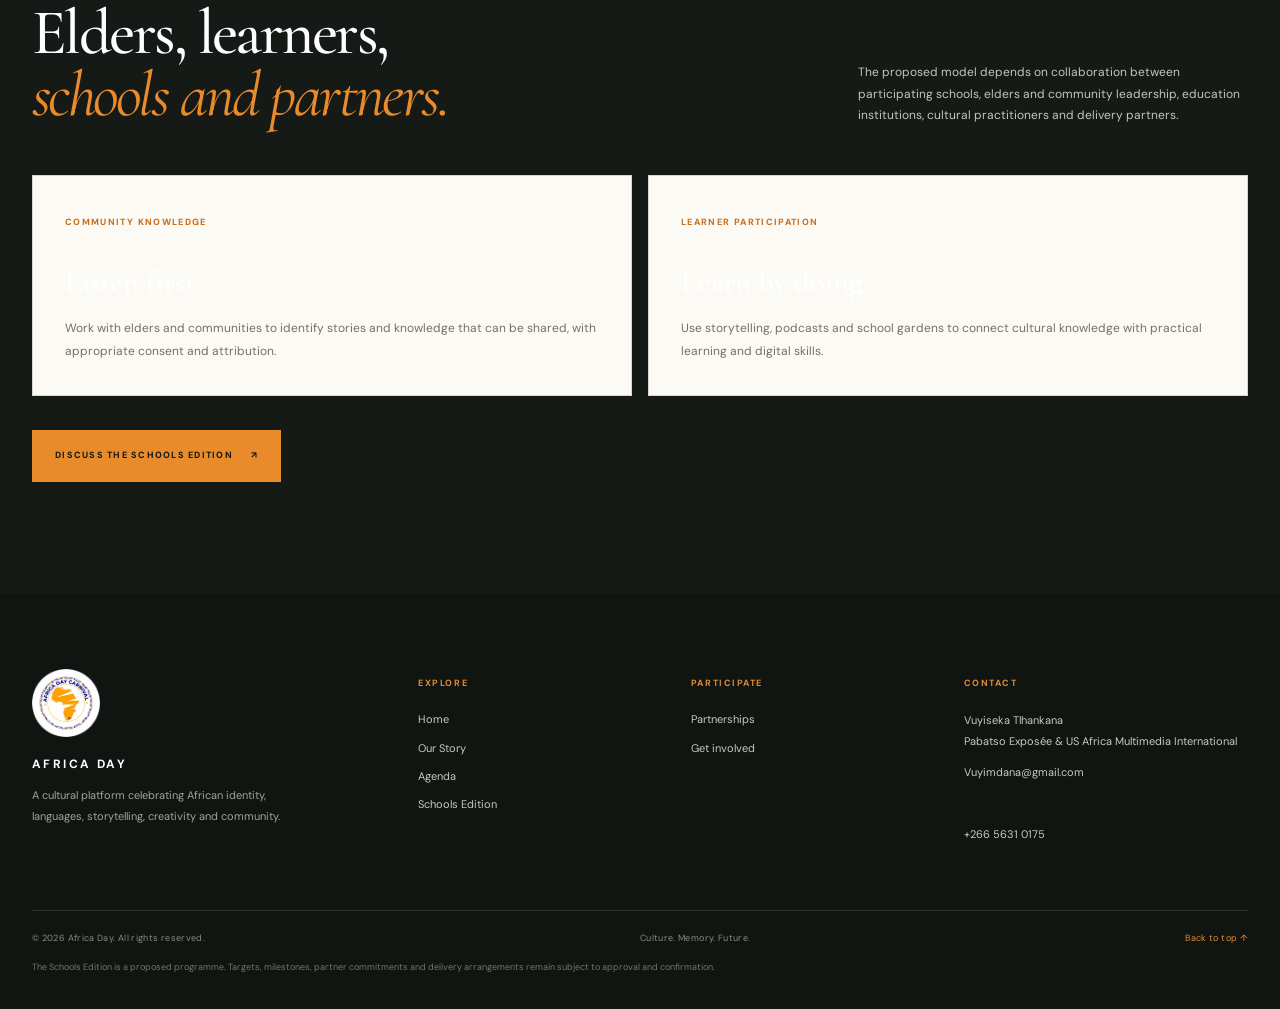
<file: schools.html>
<!doctype html><html lang="en"><head><meta charset="utf-8"><meta name="viewport" content="width=device-width,initial-scale=1"><meta name="theme-color" content="#151a17"><meta name="description" content="Africa Day Schools Edition: a proposed programme connecting learners, elders, storytelling, school gardens, podcasts and cultural-sport activities in Lesotho."><title>Schools Edition | Africa Day</title><link rel="icon" href="assets/favicon.svg" type="image/svg+xml"><link rel="stylesheet" href="styles.css"></head><body><a class="skip-link" href="#main">Skip to content</a>
<div class="announcement"><div class="container announcement-inner"><span><strong>SCHOOLS EDITION</strong> &nbsp; Culture, knowledge and the next generation</span><a href="get-involved.html">Discuss participation ↗</a></div></div><header class="site-header" id="top"><div class="container header-inner"><a class="brand" href="index.html"><img src="assets/africa-day-logo.png" alt="Africa Day Carnival official logo"><span class="brand-copy"><strong>AFRICA DAY</strong><small>Culture. Memory. Future.</small></span></a><button class="menu-toggle" type="button" aria-expanded="false" aria-controls="primary-nav" aria-label="Open navigation"><span></span><span></span><span></span></button><nav class="primary-nav" id="primary-nav" aria-label="Main navigation"><a href="index.html">Home</a><a href="our-story.html">Our Story</a><a href="agenda.html">Agenda</a><a href="schools.html">Schools Edition</a><a href="partnerships.html">Partnerships</a><a class="nav-cta" href="get-involved.html">Get involved <span aria-hidden="true">↗</span></a></nav></div></header>
<main id="main"><section class="page-hero"><div class="container page-hero-grid"><div class="page-hero-copy"><nav class="breadcrumbs" aria-label="Breadcrumb"><a class="crumb-home" href="index.html" aria-label="Africa Day home"><img class="breadcrumb-africa" src="assets/africa-map.svg" alt=""></a><span class="crumb-divider" aria-hidden="true">/</span><span class="crumb-current" aria-current="page">Schools Edition</span></nav><p class="eyebrow light">Africa Day · Schools Edition</p><h1 class="display">Let the next<br>generation know<br><em>where they come from.</em></h1><p>A proposed school and community programme designed to build cultural pride through language, storytelling, practical learning and intergenerational exchange.</p><div class="page-hero-note">Lesotho @60 · Education and cultural preservation</div></div><div class="page-hero-image"><img class="pos-top" src="assets/images/africa-day-2026-youth-presenter.webp" alt="Young participant speaking into a microphone at an Africa Day event"></div></div></section>
<section class="section"><div class="container"><div class="split-section"><aside class="split-aside"><p class="eyebrow">The project vision</p><h2 class="section-title">Our heritage<br>belongs in<br><em>the future.</em></h2></aside><div class="split-content"><p class="lead">The Schools Edition aims to celebrate cultural diversity and preserve culture while nurturing pride among younger generations.</p><p>Through schools and institutions of higher learning, the project proposes to connect learners with elders and local knowledge. Its activities bring together oral storytelling, language, music, gardens, seed libraries and seed banks, podcasts, cultural-sport activities and digital archiving.</p><p>The ambition is to create a legacy that can continue beyond the Lesotho @60 celebrations, with community knowledge recorded and shared in ways that respect the people and cultures from which it comes.</p></div></div><div class="stat-row" style="margin-top:60px" data-reveal><div class="stat-box"><strong>30</strong><span>Schools targeted</span></div><div class="stat-box"><strong>60</strong><span>Elders targeted</span></div><div class="stat-box"><strong>300</strong><span>Learners directly</span></div><div class="stat-box"><strong>3,000+</strong><span>Indirect beneficiaries</span></div></div><p class="notice">The project plan also identifies 300 families as a proposed beneficiary group. All beneficiary figures are planning targets, not confirmed participation or achieved results.</p></div></section>
<section class="section" style="background:#eae3d6"><div class="container"><div class="section-head"><div><p class="eyebrow">Five programme pillars</p><h2 class="section-title">Five pathways<br><em>to living heritage.</em></h2></div><p>The first four pillars have activity descriptions in the supplied draft. The fifth pillar, MINO, is named but its specific Schools Edition activities have not yet been defined.</p></div><div class="pillars" data-reveal>
<article class="pillar"><div class="pillar-top"><strong>PUO</strong><span>01 / STORIES</span></div><h3>Oral storytelling</h3><p>Bring elders and learners together to record oral stories and local knowledge. The draft proposes two stories per school each month, with six stories per school by April.</p><small>Language · Elders · Memory</small></article>
<article class="pillar"><div class="pillar-top"><strong>TEMO</strong><span>02 / GROWING</span></div><h3>Gardens & seed heritage</h3><p>Establish school gardens, develop seed libraries and seed banks, and use weekly measurement logs to connect practical growing with mathematics and science.</p><small>Seeds · Agriculture · STEAM</small></article>
<article class="pillar"><div class="pillar-top"><strong>PALA</strong><span>03 / PODCASTS</span></div><h3>Digital storytelling</h3><p>Support learners to produce podcasts from cultural stories and local knowledge. The draft proposes three to four podcasts per school during March and April.</p><small>Audio · Digital skills · Stories</small></article>
<article class="pillar"><div class="pillar-top"><strong>PAPALI</strong><span>04 / GAMES</span></div><h3>Cultural sport</h3><p>Use internal Bambatha cultural-sport games to create a platform for youth participation, teamwork and community connection during April.</p><small>Youth · Sport · Community</small></article>
<article class="pillar"><div class="pillar-top"><strong>MINO</strong><span>05 / TO BE DEFINED</span></div><h3>Programme scope pending</h3><p>MINO is listed as the fifth pillar in the draft plan, but its activities, intended outcomes and delivery schedule have not yet been supplied.</p><small>Details to be confirmed</small></article>
</div></div></section>
<section class="section"><div class="container"><div class="section-head"><div><p class="eyebrow">The learning experience</p><h2 class="section-title">Heritage as a<br><em>living classroom.</em></h2></div><p>The Schools Edition connects cultural knowledge with practical learning, creativity and intergenerational exchange. It is designed to give learners meaningful ways to explore and carry their heritage forward.</p></div><div class="program-card-grid" data-reveal><article class="program-card"><span class="num">01 / IDENTITY</span><h3>Cultural confidence</h3><p>Build pride in African and Basotho identity through language, oral histories, elders’ knowledge and local storytelling.</p></article><article class="program-card"><span class="num">02 / PRACTICAL LEARNING</span><h3>Knowledge through doing</h3><p>Connect gardens, seed heritage and observation with practical learning in mathematics, science and agriculture.</p></article><article class="program-card"><span class="num">03 / CREATIVE SKILLS</span><h3>Young voices, new media</h3><p>Give learners opportunities to shape stories into podcasts and take part in cultural and sporting activities.</p></article></div><p class="notice">The beneficiary figures are planning targets: 30 schools, 60 elders, 300 learners directly, 300 families and more than 3,000 indirect beneficiaries. They are not confirmed participation or achieved results.</p></div></section>
<section class="section dark-panel"><div class="container"><div class="section-head"><div><p class="eyebrow light">A shared responsibility</p><h2 class="section-title">Elders, learners,<br><em>schools and partners.</em></h2></div><p>The proposed model depends on collaboration between participating schools, elders and community leadership, education institutions, cultural practitioners and delivery partners.</p></div><div class="cards-2"><article class="editorial-card"><span class="index">COMMUNITY KNOWLEDGE</span><h3>Listen first</h3><p>Work with elders and communities to identify stories and knowledge that can be shared, with appropriate consent and attribution.</p></article><article class="editorial-card"><span class="index">LEARNER PARTICIPATION</span><h3>Learn by doing</h3><p>Use storytelling, podcasts and school gardens to connect cultural knowledge with practical learning and digital skills.</p></article></div><div style="margin-top:34px"><a class="button primary" href="get-involved.html">Discuss the Schools Edition <span>↗</span></a></div></div></section></main>
<footer class="site-footer"><div class="container"><div class="footer-grid"><div class="footer-brand"><img src="assets/africa-day-logo.png" alt="Africa Day Carnival official logo"><strong>AFRICA DAY</strong><p>A cultural platform celebrating African identity, languages, storytelling, creativity and community.</p></div><div class="footer-col"><h4>Explore</h4><a href="index.html">Home</a><a href="our-story.html">Our Story</a><a href="agenda.html">Agenda</a><a href="schools.html">Schools Edition</a></div><div class="footer-col"><h4>Participate</h4><a href="partnerships.html">Partnerships</a><a href="get-involved.html">Get involved</a></div><div class="footer-col"><h4>Contact</h4><div class="footer-contact">Vuyiseka Tlhankana<br>Pabatso Exposée &amp; US Africa Multimedia International<br><a href="mailto:Vuyimdana@gmail.com">Vuyimdana@gmail.com</a><br><a href="tel:+26656310175">+266 5631 0175</a></div></div></div><div class="footer-bottom"><span>© <span id="current-year">2026</span> Africa Day. All rights reserved.</span><span>Culture. Memory. Future.</span><a href="#top">Back to top ↑</a></div><p class="footer-disclaimer">The Schools Edition is a proposed programme. Targets, milestones, partner commitments and delivery arrangements remain subject to approval and confirmation.</p></div></footer><script src="script.js" defer></script></body></html>
</file>
<file: styles.css>
@import url('https://fonts.googleapis.com/css2?family=Cormorant+Garamond:wght@400;500;600;700&family=DM+Sans:wght@400;500;600;700;800&display=swap');
:root{--ink:#151a17;--ink-2:#202923;--forest:#25372e;--forest-2:#30483a;--paper:#f6f3eb;--cream:#fcfaf5;--sand:#eae3d6;--orange:#e98b2b;--orange-2:#c96e1e;--gold:#c4a56b;--muted:#756f65;--line:#ded8cd;--white:#fff;--serif:'Cormorant Garamond',Georgia,serif;--sans:'DM Sans',Arial,sans-serif;--max:1280px;--shadow:0 22px 70px rgba(21,26,23,.12)}
*{box-sizing:border-box}html{scroll-behavior:smooth}body{margin:0;background:var(--paper);color:var(--ink);font-family:var(--sans);font-size:15px;line-height:1.65;-webkit-font-smoothing:antialiased}img{display:block;max-width:100%}a{color:inherit}button,input,select,textarea{font:inherit}.container{width:min(calc(100% - 64px),var(--max));margin-inline:auto}.skip-link{position:absolute;left:-9999px;top:10px;z-index:999;background:#fff;padding:12px}.skip-link:focus{left:10px}.announcement{background:var(--ink);color:#e9e1d5;font-size:10px;letter-spacing:.16em;text-transform:uppercase}.announcement-inner{min-height:36px;display:flex;align-items:center;justify-content:space-between;gap:20px}.announcement strong{color:var(--orange);font-weight:800}.announcement a{text-decoration:none;color:#fff;opacity:.8}.site-header{position:sticky;top:0;z-index:100;background:rgba(252,250,245,.94);backdrop-filter:blur(16px);border-bottom:1px solid rgba(21,26,23,.08)}.header-inner{height:88px;display:flex;align-items:center;justify-content:space-between;gap:30px}.brand{display:flex;align-items:center;gap:13px;text-decoration:none;min-width:220px}.brand img{width:62px;height:62px;object-fit:contain}.brand-copy{display:flex;flex-direction:column;line-height:1.1}.brand-copy strong{font-size:13px;font-weight:800;letter-spacing:.18em}.brand-copy small{margin-top:7px;color:#857d70;font-size:9px;letter-spacing:.12em;text-transform:uppercase}.primary-nav{display:flex;align-items:center;gap:clamp(14px,2vw,28px)}.primary-nav a{position:relative;padding:12px 0;color:#4e514a;text-decoration:none;font-size:11px;font-weight:700;letter-spacing:.035em;white-space:nowrap;transition:color .25s}.primary-nav a:after{position:absolute;left:0;bottom:5px;width:0;height:1px;background:var(--orange);content:'';transition:width .25s}.primary-nav a:hover,.primary-nav a[aria-current=page]{color:var(--ink)}.primary-nav a:hover:after,.primary-nav a[aria-current=page]:after{width:100%}.primary-nav .nav-cta{padding:13px 18px;background:var(--orange);color:var(--ink);letter-spacing:.09em;text-transform:uppercase;font-size:9px}.primary-nav .nav-cta:after{display:none}.primary-nav .nav-cta:hover{background:var(--ink);color:#fff}.menu-toggle{display:none;border:1px solid var(--line);background:transparent;width:44px;height:44px;cursor:pointer}.menu-toggle span{display:block;width:18px;height:1px;margin:5px auto;background:var(--ink);transition:.2s}.eyebrow{display:flex;align-items:center;gap:12px;margin:0 0 20px;color:var(--orange-2);font-size:9px;font-weight:800;letter-spacing:.2em;text-transform:uppercase}.eyebrow:before{width:34px;height:1px;background:currentColor;content:''}.eyebrow.light{color:#eeb16f}.display{margin:0;font-family:var(--serif);font-size:clamp(3.4rem,6.4vw,6.5rem);font-weight:500;letter-spacing:-.045em;line-height:.91}.display em,.section-title em{color:var(--orange);font-weight:400}.lead{font-size:clamp(16px,1.5vw,19px);line-height:1.7;color:#4c514a}.muted{color:var(--muted)}.button{display:inline-flex;align-items:center;justify-content:center;gap:18px;min-height:52px;padding:0 22px;border:1px solid transparent;text-decoration:none;text-transform:uppercase;font-size:9px;font-weight:800;letter-spacing:.14em;transition:all .25s}.button.primary{background:var(--orange);color:var(--ink)}.button.primary:hover{background:#f3a74e;transform:translateY(-2px)}.button.outline{border-color:rgba(255,255,255,.42);color:#fff}.button.outline:hover{border-color:var(--orange);color:var(--orange)}.button.dark{background:var(--ink);color:#fff}.button.dark:hover{background:var(--forest-2)}.text-link{display:inline-flex;align-items:center;gap:12px;color:var(--orange-2);font-size:10px;font-weight:800;letter-spacing:.1em;text-decoration:none;text-transform:uppercase}.text-link span{font-size:17px;transition:transform .2s}.text-link:hover span{transform:translateX(5px)}
/* HOME */
.home-hero{position:relative;overflow:hidden;background:var(--ink);color:#fff;padding:74px 0 38px}.home-hero:before{position:absolute;inset:0;content:'';opacity:.13;background:radial-gradient(circle at 75% 30%,transparent 0 18%,rgba(255,255,255,.08) 18.2% 18.5%,transparent 18.7% 32%,rgba(255,255,255,.07) 32.2% 32.5%,transparent 32.7%),linear-gradient(115deg,transparent 45%,rgba(233,139,43,.12) 100%)}.home-hero-grid{position:relative;display:grid;grid-template-columns:1.02fr .98fr;align-items:center;gap:6.5%;min-height:580px}.home-hero-copy{padding:20px 0 55px}.home-hero .display{max-width:720px;font-size:clamp(4rem,7.2vw,7.4rem)}.home-hero-intro{max-width:530px;margin:28px 0 31px;color:#c6c9c0;font-size:14px;line-height:1.9}.hero-actions{display:flex;align-items:center;gap:25px;flex-wrap:wrap}.hero-meta{display:flex;align-items:center;gap:15px;margin-top:55px;padding-top:20px;border-top:1px solid rgba(255,255,255,.15);max-width:420px}.hero-meta .date{font-family:var(--serif);font-size:34px;color:var(--orange);line-height:1}.hero-meta strong{display:block;font-size:10px;letter-spacing:.13em;text-transform:uppercase}.hero-meta small{color:#aeb5ab;font-size:10px}.hero-collage{position:relative;min-height:590px}.hero-photo-main{position:absolute;right:0;top:0;width:77%;height:515px;overflow:hidden;border:8px solid rgba(255,255,255,.06);box-shadow:var(--shadow)}.hero-photo-main img{width:100%;height:100%;object-fit:cover;object-position:42% center}.hero-photo-small{position:absolute;left:0;bottom:0;width:47%;height:225px;overflow:hidden;border:8px solid var(--ink);box-shadow:var(--shadow)}.hero-photo-small img{width:100%;height:100%;object-fit:cover}.hero-seal{position:absolute;right:-16px;bottom:24px;width:138px;height:138px;border-radius:50%;background:var(--paper);display:grid;place-items:center;box-shadow:0 12px 40px rgba(0,0,0,.3)}.hero-seal img{width:112px;height:112px;object-fit:contain}.hero-caption{position:absolute;right:0;top:528px;color:#9ba39a;font-size:9px;letter-spacing:.16em;text-transform:uppercase}.hero-bottomline{position:relative;display:flex;align-items:center;gap:18px;margin-top:15px;color:#a8afa5;font-size:9px;font-weight:700;letter-spacing:.16em;text-transform:uppercase}.hero-bottomline i{display:block;width:40px;height:1px;background:var(--orange)}.ticker{overflow:hidden;background:var(--orange);color:var(--ink)}.ticker-inner{display:flex;justify-content:space-between;gap:22px;padding:13px 0;font-size:9px;font-weight:800;letter-spacing:.16em;text-transform:uppercase}.ticker-inner span:after{content:'✳';padding-left:18px;color:#fff;font-size:12px}.section{padding:112px 0}.section-head{display:flex;align-items:end;justify-content:space-between;gap:35px;margin-bottom:48px}.section-title{margin:0;font-family:var(--serif);font-size:clamp(2.8rem,5vw,5rem);font-weight:500;letter-spacing:-.04em;line-height:.98}.section-head p{max-width:390px;margin:0;color:var(--muted);font-size:12px;line-height:1.8}.intro-grid{display:grid;grid-template-columns:.85fr 1.15fr;gap:12%;align-items:start}.intro-aside{padding-top:9px}.intro-aside p{max-width:600px;margin:0 0 23px;color:#60645b;font-size:14px;line-height:1.9}.intro-aside .lead{font-family:var(--serif);font-size:27px;line-height:1.3;color:var(--ink)}.principles{display:grid;grid-template-columns:repeat(4,1fr);gap:1px;margin-top:75px;background:var(--line);border:1px solid var(--line)}.principle{min-height:210px;padding:28px 25px;background:var(--cream)}.principle .num{color:var(--orange-2);font-size:9px;font-weight:800;letter-spacing:.15em}.principle h3{margin:28px 0 9px;font-family:var(--serif);font-size:25px;font-weight:500}.principle p{margin:0;color:var(--muted);font-size:11px;line-height:1.8}.feature-band{background:var(--forest);color:#fff}.feature-grid{display:grid;grid-template-columns:1fr 1fr;gap:8%;align-items:center}.feature-image{position:relative;height:510px;overflow:hidden}.feature-image img{width:100%;height:100%;object-fit:cover;object-position:center}.image-label{position:absolute;left:22px;bottom:22px;padding:10px 14px;background:var(--orange);color:var(--ink);font-size:9px;font-weight:800;letter-spacing:.12em;text-transform:uppercase}.feature-copy .section-title{max-width:560px}.feature-copy>p:not(.eyebrow){max-width:520px;color:#c8d0c8;font-size:13px;line-height:1.9}.feature-stats{display:flex;gap:34px;margin:36px 0}.feature-stats strong{display:block;color:var(--orange);font-family:var(--serif);font-size:43px;font-weight:500;line-height:1}.feature-stats span{display:block;margin-top:6px;color:#b8c0b7;font-size:9px;letter-spacing:.1em;text-transform:uppercase}.program-card-grid{display:grid;grid-template-columns:repeat(3,1fr);gap:16px}.program-card{position:relative;min-height:265px;padding:30px;background:var(--cream);border:1px solid var(--line);transition:transform .3s,box-shadow .3s}.program-card:hover{transform:translateY(-6px);box-shadow:var(--shadow)}.program-card .num{color:var(--orange-2);font-size:9px;font-weight:800;letter-spacing:.14em}.program-card h3{margin:38px 0 11px;font-family:var(--serif);font-size:30px;font-weight:500}.program-card p{max-width:310px;margin:0;color:var(--muted);font-size:11px;line-height:1.8}.program-card .arrow{position:absolute;right:28px;bottom:26px;color:var(--orange-2);font-size:20px}.archive-teaser{background:#e9e2d5}.archive-grid{display:grid;grid-template-columns:1.05fr .95fr;gap:7%;align-items:center}.archive-photo{position:relative;height:500px;overflow:hidden}.archive-photo img{width:100%;height:100%;object-fit:cover}.archive-photo:after{position:absolute;inset:45% 0 0;background:linear-gradient(transparent,rgba(0,0,0,.55));content:''}.archive-photo-label{position:absolute;z-index:1;left:25px;bottom:22px;color:#fff;font-size:9px;font-weight:800;letter-spacing:.15em;text-transform:uppercase}.archive-copy p:not(.eyebrow){color:#67675f;font-size:13px;line-height:1.9}.archive-copy .section-title{margin-bottom:24px}.closing-cta{padding:88px 0;background:var(--orange);color:var(--ink)}.closing-cta-inner{display:flex;align-items:center;justify-content:space-between;gap:35px}.closing-cta h2{max-width:700px;margin:0;font-family:var(--serif);font-size:clamp(2.8rem,5vw,5.2rem);font-weight:500;line-height:.95;letter-spacing:-.04em}.closing-cta .button{background:var(--ink);color:#fff}.closing-cta .button:hover{background:var(--forest)}
/* INNER PAGE HERO */
.page-hero{position:relative;overflow:hidden;background:var(--ink);color:#fff;padding:84px 0 74px}.page-hero:after{position:absolute;right:-110px;top:-170px;width:600px;height:600px;border:1px solid rgba(233,139,43,.18);border-radius:50%;box-shadow:0 0 0 50px rgba(233,139,43,.025),0 0 0 100px rgba(233,139,43,.025);content:''}.page-hero-grid{position:relative;z-index:1;display:grid;grid-template-columns:1fr .78fr;gap:8%;align-items:center}.page-hero .display{font-size:clamp(3.5rem,6.5vw,6.6rem)}.page-hero-copy>p:not(.eyebrow){max-width:590px;color:#c4c9c1;font-size:14px;line-height:1.9}.breadcrumbs{display:flex;gap:12px;align-items:center;margin:0 0 25px;color:#9fa79d;font-size:9px;font-weight:700;letter-spacing:.14em;text-transform:uppercase}.breadcrumbs a{text-decoration:none}.breadcrumbs .crumb-home{display:inline-flex;align-items:center;justify-content:center;width:22px;height:25px;transition:transform .25s ease,opacity .25s ease}.breadcrumbs .crumb-home:hover{transform:translateY(-2px);opacity:.8}.breadcrumbs .breadcrumb-africa{display:block;width:17px;height:22px;object-fit:contain}.breadcrumbs .crumb-divider{color:rgba(233,139,43,.75);font-size:13px;font-weight:400}.breadcrumbs .crumb-current{color:#d8d8cd}.page-hero-image{height:405px;overflow:hidden;border:8px solid rgba(255,255,255,.06);box-shadow:var(--shadow)}.page-hero-image img{width:100%;height:100%;object-fit:cover}.page-hero-image img.pos-top{object-position:center 25%}.page-hero-note{display:flex;align-items:center;gap:14px;margin-top:28px;color:#aeb5ab;font-size:9px;letter-spacing:.15em;text-transform:uppercase}.page-hero-note:before{width:34px;height:1px;background:var(--orange);content:''}.split-section{display:grid;grid-template-columns:.75fr 1.25fr;gap:10%;align-items:start}.split-aside{position:sticky;top:130px}.split-aside .section-title{font-size:clamp(2.6rem,4.5vw,4.6rem)}.split-content p{color:#65675e;font-size:13px;line-height:1.95}.split-content .lead{font-family:var(--serif);font-size:28px;line-height:1.35;color:var(--ink)}.quote-panel{margin:45px 0;padding:35px 40px;border-left:3px solid var(--orange);background:var(--cream)}.quote-panel p{margin:0;color:var(--ink);font-family:var(--serif);font-size:28px;line-height:1.3}.quote-panel span{display:block;margin-top:18px;color:var(--orange-2);font-size:9px;font-weight:800;letter-spacing:.15em;text-transform:uppercase}.dark-panel{background:var(--ink);color:#fff}.dark-panel .section-title{color:#fff}.dark-panel p{color:#c0c7bf}.stat-row{display:grid;grid-template-columns:repeat(4,1fr);gap:1px;background:rgba(255,255,255,.15);border:1px solid rgba(255,255,255,.15)}.stat-box{padding:27px;background:var(--ink)}.stat-box strong{display:block;color:var(--orange);font-family:var(--serif);font-size:48px;font-weight:500;line-height:1}.stat-box span{display:block;margin-top:9px;color:#bfc7bd;font-size:9px;letter-spacing:.12em;text-transform:uppercase}.cards-2{display:grid;grid-template-columns:repeat(2,1fr);gap:16px}.editorial-card{padding:32px;border:1px solid var(--line);background:var(--cream)}.editorial-card .index{color:var(--orange-2);font-size:9px;font-weight:800;letter-spacing:.15em}.editorial-card h3{margin:24px 0 9px;font-family:var(--serif);font-size:31px;font-weight:500}.editorial-card p{margin:0;color:var(--muted);font-size:12px;line-height:1.9}
/* PROGRAMME */
.theme-box{display:grid;grid-template-columns:170px 1fr;gap:30px;padding:34px 38px;background:var(--orange);color:var(--ink)}.theme-box span{font-size:9px;font-weight:800;letter-spacing:.17em;text-transform:uppercase}.theme-box p{margin:0;font-family:var(--serif);font-size:27px;line-height:1.25}.event-facts{display:grid;grid-template-columns:repeat(3,1fr);gap:14px;margin:40px 0}.event-fact{padding:24px;border:1px solid var(--line);background:var(--cream)}.event-fact small{display:block;color:var(--orange-2);font-size:9px;font-weight:800;letter-spacing:.15em;text-transform:uppercase}.event-fact strong{display:block;margin-top:10px;font-family:var(--serif);font-size:25px;font-weight:500}.event-fact span{display:block;color:var(--muted);font-size:10px}.schedule{border-top:1px solid var(--line)}.schedule-row{display:grid;grid-template-columns:110px 1fr 230px;gap:25px;padding:27px 0;border-bottom:1px solid var(--line);align-items:center}.schedule-date strong{display:block;color:var(--orange-2);font-family:var(--serif);font-size:44px;font-weight:500;line-height:1}.schedule-date span{color:var(--muted);font-size:9px;letter-spacing:.1em;text-transform:uppercase}.schedule-main small{color:var(--orange-2);font-size:9px;font-weight:800;letter-spacing:.13em;text-transform:uppercase}.schedule-main h3{margin:5px 0;font-family:var(--serif);font-size:29px;font-weight:500}.schedule-main p{margin:0;color:var(--muted);font-size:11px}.schedule-venue{padding-left:22px;border-left:1px solid var(--line)}.schedule-venue strong{display:block;font-size:11px}.schedule-venue span{color:var(--muted);font-size:10px}.guest-feature{display:grid;grid-template-columns:220px 1fr .9fr;gap:45px;align-items:center}.guest-photo{height:280px;overflow:hidden}.guest-photo img{width:100%;height:100%;object-fit:cover;object-position:center 22%}.guest-monogram{position:relative;display:flex;align-items:center;justify-content:center;flex-direction:column;min-height:250px;border:1px solid rgba(233,139,43,.45);background:radial-gradient(circle,rgba(233,139,43,.16),transparent 58%),linear-gradient(145deg,#1e2922,#111612);color:var(--orange)}.guest-monogram:before,.guest-monogram:after{position:absolute;inset:18px;border:1px solid rgba(233,139,43,.2);border-radius:50%;content:""}.guest-monogram:after{inset:38px;border-style:dashed}.guest-monogram span{position:relative;z-index:1;font-family:var(--serif);font-size:86px;line-height:1}.guest-monogram small{position:relative;z-index:1;margin-top:13px;color:#d4c6b1;font-size:8px;font-weight:800;letter-spacing:.18em;text-transform:uppercase}.guest-copy h3{margin:0 0 10px;font-family:var(--serif);font-size:43px;font-weight:500;line-height:1}.guest-copy p{color:#c0c7bf;font-size:12px;line-height:1.9}.guest-topics{padding-left:28px;border-left:1px solid rgba(255,255,255,.18)}.guest-topics strong{color:var(--orange);font-size:9px;letter-spacing:.15em;text-transform:uppercase}.guest-topics ul{padding:0;margin:15px 0 0;list-style:none}.guest-topics li{padding:8px 0;border-bottom:1px solid rgba(255,255,255,.12);color:#d5dbd3;font-size:11px}
/* SCHOOLS */
.pillars{display:grid;grid-template-columns:repeat(5,1fr);gap:12px}.pillar{min-height:330px;padding:23px 20px;background:var(--cream);border-top:3px solid var(--orange);box-shadow:0 10px 28px rgba(21,26,23,.04)}.pillar:nth-child(2){border-color:#78905b}.pillar:nth-child(3){border-color:#b45d48}.pillar:nth-child(4){border-color:#6e759b}.pillar:nth-child(5){border-color:var(--gold)}.pillar-top{display:flex;justify-content:space-between;gap:8px}.pillar-top strong{font-family:var(--serif);font-size:26px;font-weight:600}.pillar-top span{color:#a29a8e;font-size:8px;font-weight:800;letter-spacing:.1em}.pillar h3{margin:33px 0 10px;font-family:var(--serif);font-size:23px;font-weight:500;line-height:1.1}.pillar p{color:var(--muted);font-size:10px;line-height:1.85}.pillar small{display:block;margin-top:20px;color:var(--orange-2);font-size:8px;font-weight:800;letter-spacing:.1em;text-transform:uppercase}.timeline{position:relative;display:grid;grid-template-columns:repeat(3,1fr);gap:25px;margin-top:45px}.timeline:before{position:absolute;top:14px;left:8px;right:8px;height:1px;background:var(--line);content:''}.timeline-item{position:relative;padding-top:42px}.timeline-item:before{position:absolute;top:8px;left:0;width:13px;height:13px;border:3px solid var(--paper);border-radius:50%;background:var(--orange);box-shadow:0 0 0 1px var(--orange);content:''}.timeline-item small{color:var(--orange-2);font-size:9px;font-weight:800;letter-spacing:.14em;text-transform:uppercase}.timeline-item h3{margin:9px 0;font-family:var(--serif);font-size:25px;font-weight:500}.timeline-item p{margin:0;color:var(--muted);font-size:11px;line-height:1.8}.notice{margin-top:32px;padding:18px 22px;border:1px solid #d8c7a8;background:#f4eddf;color:#6e604b;font-size:10px;line-height:1.8}
/* ARCHIVE */
.gallery-grid{display:grid;grid-template-columns:repeat(12,1fr);grid-auto-rows:170px;gap:12px}.gallery-item{position:relative;overflow:hidden;padding:0;border:0;background:#ddd;cursor:zoom-in;text-align:left}.gallery-item:nth-child(1){grid-column:span 5;grid-row:span 2}.gallery-item:nth-child(2){grid-column:span 4;grid-row:span 2}.gallery-item:nth-child(3){grid-column:span 3;grid-row:span 1}.gallery-item:nth-child(4){grid-column:span 3;grid-row:span 1}.gallery-item:nth-child(5){grid-column:span 4;grid-row:span 2}.gallery-item:nth-child(6){grid-column:span 4;grid-row:span 2}.gallery-item:nth-child(7){grid-column:span 4;grid-row:span 2}.gallery-item img{width:100%;height:100%;object-fit:cover;transition:transform .6s cubic-bezier(.2,.7,.2,1),filter .4s}.gallery-item:hover img{transform:scale(1.055);filter:saturate(1.1)}.gallery-item:after{position:absolute;inset:45% 0 0;background:linear-gradient(transparent,rgba(0,0,0,.65));content:'';opacity:.8}.gallery-item span{position:absolute;z-index:1;left:17px;right:17px;bottom:15px;color:#fff;font-size:9px;font-weight:700;letter-spacing:.1em;text-transform:uppercase}.video-feature{display:grid;grid-template-columns:1.15fr .85fr;gap:55px;align-items:center;margin-top:75px;padding:34px;background:var(--ink);color:#fff}.video-feature video{width:100%;max-height:460px;background:#000}.video-feature h3{margin:0 0 14px;font-family:var(--serif);font-size:39px;font-weight:500;line-height:1}.video-feature p{color:#bdc4bc;font-size:12px;line-height:1.9}.lightbox{width:min(94vw,1100px);max-width:none;padding:0;border:0;background:transparent}.lightbox::backdrop{background:rgba(7,10,8,.92);backdrop-filter:blur(8px)}.lightbox figure{margin:0}.lightbox img{max-height:78vh;width:auto;max-width:100%;margin:auto;object-fit:contain}.lightbox figcaption{display:flex;justify-content:space-between;align-items:center;gap:20px;padding:15px 0;color:#fff;font-size:11px}.lightbox-close{border:1px solid rgba(255,255,255,.4);background:transparent;color:#fff;padding:8px 14px;cursor:pointer}
/* PARTNERS */
.partner-benefits{display:grid;grid-template-columns:repeat(3,1fr);gap:1px;background:var(--line);border:1px solid var(--line)}.benefit{padding:27px;background:var(--cream)}.benefit small{color:var(--orange-2);font-size:9px;font-weight:800;letter-spacing:.15em}.benefit h3{margin:20px 0 8px;font-family:var(--serif);font-size:25px;font-weight:500}.benefit p{margin:0;color:var(--muted);font-size:11px;line-height:1.8}.sponsor-list{border-top:1px solid var(--line)}.sponsor-row{display:grid;grid-template-columns:1.1fr .55fr 2fr;gap:30px;padding:22px 0;border-bottom:1px solid var(--line);align-items:center}.sponsor-tier strong{display:block;font-family:var(--serif);font-size:23px;font-weight:500}.sponsor-tier small{color:var(--muted);font-size:9px}.sponsor-price{color:var(--orange-2);font-family:var(--serif);font-size:27px;white-space:nowrap}.sponsor-row p{margin:0;color:var(--muted);font-size:11px;line-height:1.8}.partner-note{margin-top:20px;color:var(--muted);font-size:10px}
/* CONTACT */
.contact-grid{display:grid;grid-template-columns:1fr .9fr;gap:10%;align-items:start}.contact-details{margin-top:30px;border-top:1px solid var(--line)}.contact-line{display:grid;grid-template-columns:120px 1fr;gap:20px;padding:17px 0;border-bottom:1px solid var(--line)}.contact-line small{color:var(--orange-2);font-size:9px;font-weight:800;letter-spacing:.14em;text-transform:uppercase}.contact-line a,.contact-line strong{font-size:13px;font-weight:600;text-decoration:none}.contact-line a:hover{color:var(--orange-2)}.contact-card{padding:34px;background:var(--cream);border:1px solid var(--line);box-shadow:var(--shadow)}.contact-card h3{margin:0 0 9px;font-family:var(--serif);font-size:31px;font-weight:500}.contact-card p{color:var(--muted);font-size:11px;line-height:1.8}.field{display:flex;flex-direction:column;gap:7px;margin:17px 0}.field label{color:#686b62;font-size:9px;font-weight:800;letter-spacing:.12em;text-transform:uppercase}.field input,.field select,.field textarea{width:100%;padding:13px 14px;border:1px solid var(--line);border-radius:0;background:#fff;color:var(--ink);font-size:12px;outline:none}.field input:focus,.field select:focus,.field textarea:focus{border-color:var(--orange)}.field textarea{min-height:120px;resize:vertical}.form-note{font-size:9px!important;color:#8a8277!important}
/* FOOTER */
.site-footer{padding:75px 0 25px;background:#101511;color:#fff}.footer-grid{display:grid;grid-template-columns:1.2fr .8fr .8fr 1fr;gap:45px;padding-bottom:55px}.footer-brand img{width:68px;height:68px;margin-bottom:18px}.footer-brand strong{display:block;font-size:12px;letter-spacing:.2em}.footer-brand p{max-width:270px;color:#9da69b;font-size:11px;line-height:1.9}.footer-col h4{margin:7px 0 20px;color:var(--orange);font-size:9px;letter-spacing:.17em;text-transform:uppercase}.footer-col a{display:block;width:fit-content;margin:10px 0;color:#c4cbc2;text-decoration:none;font-size:11px}.footer-col a:hover{color:var(--orange)}.footer-contact{color:#c4cbc2;font-size:11px;line-height:1.9}.footer-bottom{display:flex;justify-content:space-between;gap:25px;padding-top:20px;border-top:1px solid rgba(255,255,255,.13);color:#858e84;font-size:9px;letter-spacing:.04em}.footer-bottom a{color:var(--orange);text-decoration:none}.footer-disclaimer{max-width:850px;margin-top:14px;color:#6e786e;font-size:9px;line-height:1.7}
[data-reveal]{opacity:0;transform:translateY(22px);transition:opacity .7s ease,transform .7s ease}[data-reveal].is-visible{opacity:1;transform:none}
@media(max-width:1100px){.primary-nav{gap:13px}.primary-nav a{font-size:10px}.brand{min-width:180px}.brand img{width:54px;height:54px}.pillars{grid-template-columns:repeat(3,1fr)}.guest-feature{grid-template-columns:180px 1fr}.guest-topics{grid-column:2}.footer-grid{grid-template-columns:1.2fr 1fr 1fr}.footer-grid>:last-child{grid-column:2/4}}
@media(max-width:820px){.container{width:min(calc(100% - 40px),var(--max))}.header-inner{height:76px}.menu-toggle{display:block}.primary-nav{position:absolute;top:76px;left:0;right:0;display:none;flex-direction:column;align-items:stretch;gap:0;padding:10px 22px 22px;background:var(--cream);border-bottom:1px solid var(--line);box-shadow:0 18px 30px rgba(0,0,0,.1)}.primary-nav.is-open{display:flex}.primary-nav a{padding:14px 2px;border-bottom:1px solid var(--line);font-size:11px}.primary-nav a:after{display:none}.primary-nav .nav-cta{margin-top:13px;text-align:center}.home-hero{padding-top:55px}.home-hero-grid,.page-hero-grid{grid-template-columns:1fr;gap:25px}.home-hero-copy{padding-bottom:0}.home-hero .display{font-size:clamp(4rem,12vw,6.5rem)}.hero-collage{min-height:490px;margin:10px 0 0}.hero-photo-main{width:76%;height:420px}.hero-photo-small{height:180px;width:43%}.hero-caption{top:432px}.hero-seal{width:112px;height:112px}.hero-seal img{width:92px;height:92px}.section{padding:80px 0}.section-head{display:block}.section-head p{margin-top:20px}.intro-grid,.feature-grid,.archive-grid,.split-section,.contact-grid{grid-template-columns:1fr;gap:35px}.intro-aside{padding-top:0}.principles{grid-template-columns:repeat(2,1fr);margin-top:45px}.feature-image{height:390px}.feature-copy{order:-1}.program-card-grid{grid-template-columns:repeat(2,1fr)}.archive-photo{height:380px}.closing-cta-inner{display:block}.closing-cta .button{margin-top:25px}.page-hero{padding:60px 0}.page-hero-image{height:330px}.split-aside{position:static}.theme-box{grid-template-columns:1fr;gap:12px}.event-facts{grid-template-columns:1fr 1fr}.schedule-row{grid-template-columns:75px 1fr;gap:17px}.schedule-venue{grid-column:2;padding:0;border:0}.stat-row{grid-template-columns:repeat(2,1fr)}.guest-feature{grid-template-columns:150px 1fr;gap:25px}.guest-topics{grid-column:1/-1;padding:20px 0 0;border:0;border-top:1px solid rgba(255,255,255,.2)}.pillars{grid-template-columns:repeat(2,1fr)}.timeline{grid-template-columns:1fr;gap:12px}.timeline:before{top:8px;bottom:10px;left:6px;width:1px;height:auto}.timeline-item{padding:0 0 15px 35px}.timeline-item:before{top:5px}.video-feature{grid-template-columns:1fr;gap:25px}.partner-benefits{grid-template-columns:repeat(2,1fr)}.sponsor-row{grid-template-columns:1fr .7fr;gap:8px}.sponsor-row p{grid-column:1/-1}.footer-grid{grid-template-columns:repeat(2,1fr)}.footer-grid>:last-child{grid-column:auto}}
@media(max-width:520px){.container{width:min(calc(100% - 32px),var(--max))}.announcement-inner{min-height:34px;font-size:8px;letter-spacing:.1em}.announcement-inner a{display:none}.brand{min-width:0}.brand img{width:49px;height:49px}.brand-copy strong{font-size:11px}.brand-copy small{font-size:8px}.home-hero{padding-top:42px}.home-hero .display{font-size:clamp(3.65rem,16vw,5.2rem)}.home-hero-intro{font-size:12px}.hero-actions{align-items:stretch;flex-direction:column;gap:13px}.hero-actions .button{width:100%}.hero-meta{margin-top:34px}.hero-collage{min-height:390px}.hero-photo-main{height:340px;width:82%}.hero-photo-small{height:145px;width:48%;border-width:5px}.hero-caption{top:350px;font-size:7px}.hero-seal{right:-4px;bottom:8px;width:88px;height:88px}.hero-seal img{width:72px;height:72px}.hero-bottomline{gap:9px;font-size:7px}.hero-bottomline i{width:18px}.ticker-inner{gap:14px;justify-content:flex-start;overflow:hidden;white-space:nowrap;font-size:8px}.section{padding:66px 0}.section-title{font-size:clamp(2.8rem,13vw,4rem)}.principles{grid-template-columns:1fr 1fr;margin-top:35px}.principle{min-height:180px;padding:20px 16px}.principle h3{font-size:22px;margin-top:21px}.program-card-grid{grid-template-columns:1fr}.program-card{min-height:215px}.feature-image{height:310px}.feature-stats{gap:20px}.feature-stats strong{font-size:35px}.archive-photo{height:310px}.closing-cta{padding:65px 0}.page-hero .display{font-size:clamp(3.4rem,15vw,5rem)}.page-hero-image{height:275px}.page-hero-copy>p:not(.eyebrow){font-size:12px}.split-content .lead{font-size:24px}.quote-panel{padding:25px}.quote-panel p{font-size:23px}.stat-row{grid-template-columns:1fr 1fr}.stat-box{padding:20px}.stat-box strong{font-size:38px}.event-facts{grid-template-columns:1fr}.theme-box{padding:24px}.theme-box p{font-size:23px}.schedule-row{grid-template-columns:58px 1fr;gap:12px}.schedule-date strong{font-size:36px}.schedule-main h3{font-size:24px}.guest-feature{grid-template-columns:1fr}.guest-photo{height:330px}.guest-topics{grid-column:auto}.pillars{grid-template-columns:1fr}.pillar{min-height:245px}.gallery-grid{grid-template-columns:repeat(2,1fr);grid-auto-rows:150px;gap:8px}.gallery-item:nth-child(n){grid-column:span 1;grid-row:span 1}.gallery-item:nth-child(1),.gallery-item:nth-child(5){grid-row:span 2}.video-feature{padding:20px}.partner-benefits{grid-template-columns:1fr}.sponsor-row{grid-template-columns:1fr .7fr}.contact-card{padding:24px}.contact-line{grid-template-columns:90px 1fr}.footer-grid{grid-template-columns:1fr 1fr;gap:28px 18px}.footer-brand{grid-column:1/-1}.footer-bottom{display:block}.footer-bottom span{display:block;margin:8px 0}}
@media(prefers-reduced-motion:reduce){html{scroll-behavior:auto}*,*:before,*:after{animation-duration:.01ms!important;animation-iteration-count:1!important;transition-duration:.01ms!important}[data-reveal]{opacity:1;transform:none}}

/* Refined six-page navigation and Africa-map breadcrumb */
@media(min-width:821px){.primary-nav{gap:clamp(11px,1.45vw,21px)}.primary-nav a{font-size:10px;letter-spacing:.025em}.primary-nav .nav-cta{padding:12px 15px}}
.breadcrumbs .breadcrumb-africa{filter:drop-shadow(0 2px 5px rgba(233,139,43,.18))}
.archive-in-story{background:var(--sand)}
.archive-in-story .gallery-item{cursor:zoom-in}
</file>
